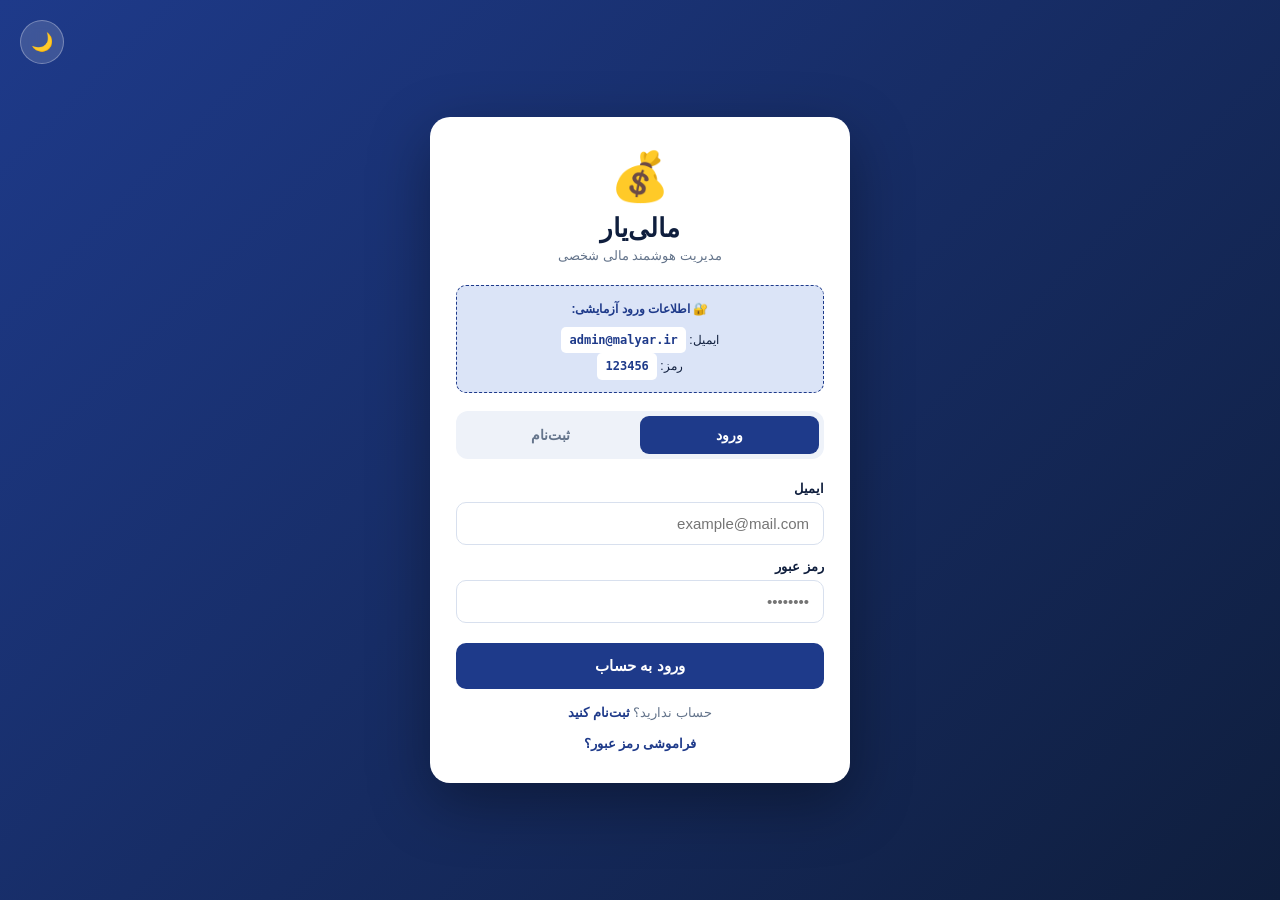
<file: index.html>
<!DOCTYPE html>
<html lang="fa" dir="rtl">
<head>
<meta charset="UTF-8">
<meta name="viewport" content="width=device-width, initial-scale=1.0, maximum-scale=1.0, user-scalable=no">
<meta name="theme-color" content="#1e3a8a">
<meta name="apple-mobile-web-app-capable" content="yes">
<meta name="apple-mobile-web-app-status-bar-style" content="black-translucent">
<meta name="apple-mobile-web-app-title" content="مالی‌یار">
<meta name="description" content="مالی‌یار - مدیریت هوشمند مالی شخصی">
<link rel="manifest" href="manifest.json">
<link rel="apple-touch-icon" href="icon.svg">
<title>مالی‌یار | مدیریت هوشمند مالی</title>

<style>
* { margin: 0; padding: 0; box-sizing: border-box; -webkit-tap-highlight-color: transparent; }

:root {
  --bg: #eef2f9;
  --card: #ffffff;
  --text: #0f1e3d;
  --text-muted: #64748b;
  --primary: #1e3a8a;
  --primary-hover: #172e6b;
  --primary-light: #dbe4f7;
  --accent: #3b5bdb;
  --border: #d8e0ee;
  --income: #16a34a;
  --expense: #dc2626;
  --warning: #f59e0b;
  --danger: #ef4444;
  --shadow: 0 4px 20px rgba(30, 58, 138, .08);
  --radius: 14px;
}

body.dark {
  --bg: #0a1226;
  --card: #111c38;
  --text: #e6edfb;
  --text-muted: #8fa1c7;
  --primary: #3b5bdb;
  --primary-hover: #4c6ef5;
  --primary-light: #1a2a52;
  --accent: #5c7cfa;
  --border: #1f2d52;
  --income: #22c55e;
  --expense: #f87171;
  --shadow: 0 4px 20px rgba(0, 0, 0, .4);
}

html { -webkit-text-size-adjust: 100%; }

body {
  font-family: Tahoma, 'Segoe UI', sans-serif;
  background: var(--bg);
  color: var(--text);
  min-height: 100vh;
  transition: background .3s, color .3s;
  overscroll-behavior-y: contain;
  padding-bottom: env(safe-area-inset-bottom, 0);
}

.page { display: none; min-height: 100vh; }
.page.active { display: block; }

/* ============ Install Banner ============ */
#installBanner {
  display: none;
  position: fixed;
  bottom: 80px;
  right: 16px;
  left: 16px;
  background: var(--primary);
  color: white;
  padding: 12px 16px;
  border-radius: 14px;
  box-shadow: 0 10px 30px rgba(0,0,0,.3);
  z-index: 9997;
  align-items: center;
  justify-content: space-between;
  gap: 10px;
  font-size: 13px;
  animation: slideUp .4s ease-out;
}
#installBanner.show { display: flex; }
#installBanner button {
  background: white;
  color: var(--primary);
  border: none;
  padding: 8px 14px;
  border-radius: 8px;
  font-family: inherit;
  font-weight: 600;
  font-size: 13px;
  cursor: pointer;
}
#installBanner .close-x {
  background: transparent;
  color: white;
  font-size: 18px;
  padding: 4px 8px;
}

@keyframes slideUp {
  from { transform: translateY(100px); opacity: 0; }
  to { transform: translateY(0); opacity: 1; }
}

/* ============ Offline Badge ============ */
#offlineBadge {
  display: none;
  position: fixed;
  top: 8px;
  left: 50%;
  transform: translateX(-50%);
  background: var(--warning);
  color: white;
  padding: 5px 14px;
  border-radius: 20px;
  font-size: 12px;
  font-weight: 600;
  z-index: 9999;
  box-shadow: 0 4px 12px rgba(0,0,0,.2);
}
#offlineBadge.show { display: block; }

/* ============ Auth ============ */
#authPage.active {
  display: flex;
  align-items: center;
  justify-content: center;
  background: linear-gradient(135deg, #1e3a8a 0%, #0f1e3d 100%);
  padding: 20px;
  position: relative;
  min-height: 100vh;
}

.auth-theme-toggle {
  position: absolute;
  top: max(20px, env(safe-area-inset-top));
  left: 20px;
  background: rgba(255, 255, 255, .15);
  border: 1.5px solid rgba(255, 255, 255, .3);
  color: white;
  width: 44px;
  height: 44px;
  border-radius: 50%;
  cursor: pointer;
  font-size: 18px;
  transition: .2s;
  backdrop-filter: blur(6px);
  display: flex;
  align-items: center;
  justify-content: center;
}

.auth-container {
  background: var(--card);
  padding: 32px 26px;
  border-radius: 20px;
  width: 100%;
  max-width: 420px;
  box-shadow: 0 20px 60px rgba(0, 0, 0, .35);
}

.auth-logo { text-align: center; margin-bottom: 22px; }
.auth-logo .logo-icon { font-size: 48px; }
.auth-logo h1 { font-size: 26px; margin: 8px 0 4px; }
.auth-logo p { color: var(--text-muted); font-size: 13px; }

.demo-credentials {
  background: var(--primary-light);
  border: 1.5px dashed var(--primary);
  border-radius: 10px;
  padding: 12px 14px;
  margin-bottom: 18px;
  font-size: 12px;
  text-align: center;
  line-height: 1.9;
}
.demo-credentials strong { display: block; margin-bottom: 6px; color: var(--primary); }
.demo-credentials code {
  background: var(--card);
  padding: 2px 8px;
  border-radius: 5px;
  font-family: monospace;
  color: var(--primary);
  font-weight: 600;
  direction: ltr;
  display: inline-block;
}

.auth-tabs {
  display: flex;
  background: var(--bg);
  border-radius: 12px;
  padding: 5px;
  margin-bottom: 22px;
}
.auth-tab {
  flex: 1;
  padding: 11px;
  border: none;
  background: transparent;
  border-radius: 9px;
  cursor: pointer;
  font-size: 14px;
  font-weight: 600;
  color: var(--text-muted);
  transition: .2s;
  font-family: inherit;
}
.auth-tab.active { background: var(--primary); color: white; }

.auth-form { display: none; }
.auth-form.active { display: block; }

.input-group { margin-bottom: 14px; }
.input-group label {
  display: block;
  font-size: 13px;
  font-weight: 600;
  margin-bottom: 6px;
}

.input-group input,
.input-group select,
.input-group textarea {
  width: 100%;
  padding: 12px 14px;
  border: 1.5px solid var(--border);
  border-radius: 10px;
  background: var(--card);
  color: var(--text);
  font-family: inherit;
  font-size: 15px;
  transition: .2s;
  -webkit-appearance: none;
  appearance: none;
}

.input-group input:focus,
.input-group select:focus,
.input-group textarea:focus {
  outline: none;
  border-color: var(--primary);
  box-shadow: 0 0 0 3px rgba(30, 58, 138, .18);
}

.btn-primary {
  width: 100%;
  padding: 14px;
  background: var(--primary);
  color: white;
  border: none;
  border-radius: 10px;
  font-size: 15px;
  font-weight: 600;
  cursor: pointer;
  transition: .2s;
  font-family: inherit;
  margin-top: 6px;
  touch-action: manipulation;
}
.btn-primary:active { transform: scale(.98); background: var(--primary-hover); }

.btn-secondary {
  padding: 10px 16px;
  background: var(--primary-light);
  color: var(--primary);
  border: none;
  border-radius: 10px;
  font-family: inherit;
  font-size: 13px;
  font-weight: 600;
  cursor: pointer;
  transition: .2s;
  touch-action: manipulation;
}

.auth-hint {
  text-align: center;
  margin-top: 16px;
  font-size: 13px;
  color: var(--text-muted);
}
.auth-hint a { color: var(--primary); text-decoration: none; font-weight: 600; }

/* ============ Header ============ */
.app-header {
  background: var(--card);
  padding: 12px 16px;
  display: flex;
  justify-content: space-between;
  align-items: center;
  box-shadow: var(--shadow);
  position: sticky;
  top: 0;
  z-index: 20;
  border-bottom: 1px solid var(--border);
  padding-top: max(12px, env(safe-area-inset-top));
  gap: 10px;
}

.brand {
  display: flex;
  align-items: center;
  gap: 8px;
  font-weight: 700;
  font-size: 17px;
  color: var(--primary);
  flex-shrink: 0;
}
.logo-icon-sm { font-size: 22px; }

/* Desktop nav */
.app-nav-inline {
  display: flex;
  gap: 4px;
  background: var(--bg);
  padding: 4px;
  border-radius: 12px;
  flex-wrap: wrap;
}

.nav-btn {
  padding: 8px 12px;
  border: none;
  background: transparent;
  border-radius: 8px;
  cursor: pointer;
  font-family: inherit;
  font-size: 13px;
  font-weight: 600;
  color: var(--text-muted);
  display: flex;
  align-items: center;
  gap: 6px;
  transition: .2s;
  white-space: nowrap;
  touch-action: manipulation;
}
.nav-btn:hover { background: var(--primary-light); color: var(--primary); }
.nav-btn.active { background: var(--primary); color: white; }

.user-info {
  display: flex;
  align-items: center;
  gap: 8px;
  font-size: 13px;
  color: var(--text-muted);
}

.icon-btn {
  background: var(--bg);
  border: 1.5px solid var(--border);
  width: 40px;
  height: 40px;
  border-radius: 50%;
  cursor: pointer;
  font-size: 16px;
  color: var(--text);
  transition: .2s;
  display: flex;
  align-items: center;
  justify-content: center;
  position: relative;
  flex-shrink: 0;
  touch-action: manipulation;
}
.icon-btn:active { transform: scale(.92); }
.icon-btn:hover { background: var(--primary); color: white; border-color: var(--primary); }
.icon-btn.logout:hover { background: var(--expense); border-color: var(--expense); }

.badge-dot {
  position: absolute;
  top: -3px;
  right: -3px;
  width: 10px;
  height: 10px;
  background: var(--danger);
  border-radius: 50%;
  border: 2px solid var(--card);
}

/* ============ Bottom Nav (Mobile) ============ */
.bottom-nav {
  display: none;
  position: fixed;
  bottom: 0;
  left: 0;
  right: 0;
  background: var(--card);
  border-top: 1px solid var(--border);
  padding: 6px 4px;
  padding-bottom: max(6px, env(safe-area-inset-bottom));
  z-index: 100;
  box-shadow: 0 -4px 20px rgba(0,0,0,.08);
}

.bottom-nav-inner {
  display: flex;
  justify-content: space-around;
  align-items: center;
}

.bottom-btn {
  flex: 1;
  padding: 8px 4px;
  border: none;
  background: transparent;
  border-radius: 10px;
  cursor: pointer;
  font-family: inherit;
  font-size: 10px;
  font-weight: 600;
  color: var(--text-muted);
  display: flex;
  flex-direction: column;
  align-items: center;
  gap: 3px;
  transition: .2s;
  touch-action: manipulation;
  min-width: 0;
}
.bottom-btn span:first-child { font-size: 20px; line-height: 1; }
.bottom-btn.active { color: var(--primary); background: var(--primary-light); }
.bottom-btn:active { transform: scale(.9); }

/* ============ Main ============ */
.app-main { padding: 18px; max-width: 1280px; margin: 0 auto; }

.sub-page { display: none; }
.sub-page.active { display: block; animation: fadeIn .3s; }

@keyframes fadeIn {
  from { opacity: 0; transform: translateY(8px); }
  to { opacity: 1; transform: translateY(0); }
}

.page-title {
  font-size: 20px;
  margin-bottom: 16px;
  display: flex;
  justify-content: space-between;
  align-items: center;
  flex-wrap: wrap;
  gap: 10px;
}

/* ============ Cards ============ */
.card {
  background: var(--card);
  border-radius: var(--radius);
  padding: 18px;
  box-shadow: var(--shadow);
  margin-bottom: 16px;
  border: 1px solid var(--border);
}
.card h3 { margin-bottom: 12px; font-size: 15px; display: flex; align-items: center; gap: 6px; }

/* ============ Stats ============ */
.stats-grid {
  display: grid;
  grid-template-columns: repeat(auto-fit, minmax(150px, 1fr));
  gap: 12px;
  margin-bottom: 16px;
}

.stat-card {
  background: var(--card);
  border-radius: var(--radius);
  padding: 16px;
  box-shadow: var(--shadow);
  position: relative;
  overflow: hidden;
  border: 1px solid var(--border);
  border-right: 4px solid var(--primary);
}
.stat-card.balance { border-right-color: var(--primary); }
.stat-card.income { border-right-color: var(--income); }
.stat-card.expense { border-right-color: var(--expense); }
.stat-card.savings { border-right-color: var(--warning); }

.stat-label { font-size: 11px; color: var(--text-muted); margin-bottom: 4px; }
.stat-value { font-size: 16px; font-weight: 700; word-break: break-word; }
.stat-sub { font-size: 10px; margin-top: 4px; }
.stat-sub.up { color: var(--income); }
.stat-sub.down { color: var(--expense); }
.stat-icon {
  position: absolute;
  top: 12px;
  left: 12px;
  font-size: 22px;
  opacity: .3;
}

.dashboard-row {
  display: grid;
  grid-template-columns: 1fr 1fr;
  gap: 16px;
}
@media (max-width: 900px) { .dashboard-row { grid-template-columns: 1fr; } }

/* ============ Chart ============ */
.category-chart { display: flex; flex-direction: column; gap: 10px; }
.cat-row { display: flex; flex-direction: column; gap: 4px; }
.cat-info { display: flex; justify-content: space-between; font-size: 12px; gap: 8px; }
.cat-info .cat-amount { color: var(--text-muted); font-weight: 600; white-space: nowrap; }
.cat-bar-bg { height: 7px; background: var(--bg); border-radius: 4px; overflow: hidden; }
.cat-bar-fill {
  height: 100%;
  background: linear-gradient(90deg, var(--primary), var(--accent));
  border-radius: 4px;
  transition: width .5s;
}

/* ============ Trend Chart ============ */
.trend-chart {
  display: flex;
  align-items: flex-end;
  gap: 8px;
  height: 160px;
  padding: 8px 0;
  overflow-x: auto;
}
.trend-month {
  flex: 1;
  min-width: 44px;
  display: flex;
  flex-direction: column;
  align-items: center;
  gap: 4px;
}
.trend-bars {
  flex: 1;
  display: flex;
  align-items: flex-end;
  gap: 2px;
  width: 100%;
  height: 100%;
}
.trend-bar {
  flex: 1;
  border-radius: 3px 3px 0 0;
  min-height: 3px;
  transition: height .5s;
}
.trend-bar.income { background: var(--income); }
.trend-bar.expense { background: var(--expense); }
.trend-label { font-size: 10px; color: var(--text-muted); }

/* ============ Pie ============ */
.pie-wrap { display: flex; align-items: center; gap: 16px; flex-wrap: wrap; justify-content: center; }
.pie-chart {
  width: 150px;
  height: 150px;
  border-radius: 50%;
  position: relative;
  flex-shrink: 0;
}
.pie-chart::after {
  content: '';
  position: absolute;
  inset: 30%;
  background: var(--card);
  border-radius: 50%;
}
.pie-legend { display: flex; flex-direction: column; gap: 6px; }
.legend-item { display: flex; align-items: center; gap: 8px; font-size: 12px; }
.legend-color { width: 11px; height: 11px; border-radius: 3px; flex-shrink: 0; }
.legend-pct { color: var(--text-muted); font-size: 11px; }

/* ============ Goals ============ */
.goals-list { display: flex; flex-direction: column; gap: 14px; }
.goal-item { display: flex; flex-direction: column; gap: 6px; }
.goal-head { display: flex; justify-content: space-between; font-size: 13px; font-weight: 600; }
.goal-meta { font-size: 11px; color: var(--text-muted); display: flex; justify-content: space-between; align-items: center; gap: 8px; }
.progress-bar { height: 7px; background: var(--bg); border-radius: 4px; overflow: hidden; }
.progress-fill {
  height: 100%;
  background: linear-gradient(90deg, var(--primary), var(--accent));
  border-radius: 4px;
  transition: width .5s;
}
.goal-del {
  background: transparent;
  border: none;
  cursor: pointer;
  opacity: .5;
  font-size: 14px;
  transition: .2s;
}
.goal-del:active { opacity: 1; color: var(--expense); }

/* ============ Budgets ============ */
.budget-list { display: flex; flex-direction: column; gap: 12px; }
.budget-item {
  padding: 12px;
  background: var(--bg);
  border-radius: 10px;
  border: 1px solid var(--border);
}
.budget-head { display: flex; justify-content: space-between; margin-bottom: 6px; font-size: 13px; font-weight: 600; gap: 8px; }
.budget-meta { font-size: 11px; color: var(--text-muted); display: flex; justify-content: space-between; margin-top: 5px; gap: 8px; }
.budget-bar { height: 7px; background: var(--card); border-radius: 4px; overflow: hidden; }
.budget-fill {
  height: 100%;
  border-radius: 4px;
  transition: width .5s;
  background: linear-gradient(90deg, var(--income), #22c55e);
}
.budget-fill.warn { background: linear-gradient(90deg, var(--warning), #fbbf24); }
.budget-fill.danger { background: linear-gradient(90deg, var(--danger), #f87171); }
.budget-actions { display: flex; gap: 6px; margin-top: 10px; }
.budget-actions button {
  padding: 6px 10px;
  font-size: 12px;
  border-radius: 6px;
  border: none;
  cursor: pointer;
  font-family: inherit;
  background: var(--card);
  color: var(--text-muted);
  touch-action: manipulation;
}

/* ============ Transactions ============ */
.tx-form .form-row {
  display: grid;
  grid-template-columns: repeat(auto-fit, minmax(140px, 1fr));
  gap: 10px;
}

.tx-header {
  display: flex;
  justify-content: space-between;
  align-items: center;
  flex-wrap: wrap;
  gap: 10px;
  margin-bottom: 12px;
}

.tx-filters { display: flex; gap: 8px; flex-wrap: wrap; width: 100%; }
.tx-filters input, .tx-filters select {
  padding: 9px 12px;
  border: 1.5px solid var(--border);
  border-radius: 8px;
  background: var(--card);
  color: var(--text);
  font-family: inherit;
  font-size: 13px;
  flex: 1;
  min-width: 100px;
}

.tx-list { display: flex; flex-direction: column; gap: 8px; max-height: 500px; overflow-y: auto; }

.tx-item {
  display: flex;
  justify-content: space-between;
  align-items: center;
  padding: 11px 12px;
  background: var(--bg);
  border-radius: 10px;
  transition: .2s;
  border: 1px solid var(--border);
  gap: 8px;
}
.tx-item.starred { border-right: 4px solid var(--warning); }

.tx-left { display: flex; align-items: center; gap: 10px; flex: 1; min-width: 0; }
.tx-icon {
  width: 38px;
  height: 38px;
  border-radius: 10px;
  display: flex;
  align-items: center;
  justify-content: center;
  font-size: 17px;
  background: var(--primary-light);
  flex-shrink: 0;
}
.tx-details { display: flex; flex-direction: column; gap: 2px; min-width: 0; flex: 1; }
.tx-cat { font-size: 13px; font-weight: 600; overflow: hidden; text-overflow: ellipsis; white-space: nowrap; }
.tx-note { font-size: 11px; color: var(--text-muted); overflow: hidden; text-overflow: ellipsis; white-space: nowrap; }

.tx-right { display: flex; align-items: center; gap: 6px; flex-shrink: 0; }
.tx-amount { font-weight: 700; font-size: 13px; white-space: nowrap; }
.tx-amount.income { color: var(--income); }
.tx-amount.expense { color: var(--expense); }

.tx-act {
  background: transparent;
  border: none;
  cursor: pointer;
  font-size: 14px;
  opacity: .4;
  transition: .2s;
  padding: 4px;
  touch-action: manipulation;
}
.tx-act.star.active { opacity: 1; color: var(--warning); }
.tx-act.del:active { color: var(--expense); }
.tx-act.edit:active { color: var(--primary); }

.empty-msg {
  text-align: center;
  color: var(--text-muted);
  padding: 22px;
  font-size: 13px;
}

/* ============ Calendar ============ */
.calendar-header {
  display: flex;
  justify-content: space-between;
  align-items: center;
  margin-bottom: 12px;
  gap: 8px;
}
.calendar-grid {
  display: grid;
  grid-template-columns: repeat(7, 1fr);
  gap: 4px;
}
.cal-day-name {
  text-align: center;
  font-size: 11px;
  font-weight: 600;
  color: var(--text-muted);
  padding: 4px 0;
}
.cal-cell {
  aspect-ratio: 1;
  background: var(--bg);
  border-radius: 8px;
  padding: 4px;
  display: flex;
  flex-direction: column;
  font-size: 10px;
  cursor: pointer;
  transition: .2s;
  border: 1.5px solid transparent;
  position: relative;
}
.cal-cell.empty { background: transparent; cursor: default; }
.cal-cell.today { border-color: var(--primary); background: var(--primary-light); }
.cal-cell.has-tx::after {
  content: '';
  position: absolute;
  bottom: 3px;
  left: 50%;
  transform: translateX(-50%);
  width: 4px;
  height: 4px;
  background: var(--primary);
  border-radius: 50%;
}
.cal-num { font-weight: 600; }
.cal-amt { font-size: 8px; margin-top: auto; }
.cal-amt.pos { color: var(--income); }
.cal-amt.neg { color: var(--expense); }

/* ============ FAQ ============ */
.faq-list { display: flex; flex-direction: column; gap: 8px; }
.faq-item { border: 1.5px solid var(--border); border-radius: 10px; overflow: hidden; }
.faq-q {
  width: 100%;
  padding: 12px 14px;
  background: var(--bg);
  border: none;
  text-align: right;
  font-family: inherit;
  font-size: 13px;
  font-weight: 600;
  color: var(--text);
  cursor: pointer;
  transition: .2s;
  touch-action: manipulation;
}
.faq-a {
  padding: 0 14px;
  max-height: 0;
  overflow: hidden;
  transition: .3s;
  font-size: 12px;
  color: var(--text-muted);
  line-height: 1.7;
}
.faq-item.open .faq-a { padding: 12px 14px; max-height: 300px; }

.support-contacts {
  display: flex;
  gap: 16px;
  margin-top: 14px;
  padding-top: 14px;
  border-top: 1px solid var(--border);
  font-size: 12px;
  color: var(--text-muted);
  flex-wrap: wrap;
}

/* ============ Sub Tabs ============ */
.sub-tabs {
  display: flex;
  gap: 4px;
  background: var(--card);
  padding: 4px;
  border-radius: 12px;
  margin-bottom: 16px;
  overflow-x: auto;
  box-shadow: var(--shadow);
  -webkit-overflow-scrolling: touch;
}
.sub-tab {
  padding: 9px 14px;
  border: none;
  background: transparent;
  border-radius: 8px;
  cursor: pointer;
  font-family: inherit;
  font-size: 12px;
  font-weight: 600;
  color: var(--text-muted);
  white-space: nowrap;
  transition: .2s;
  touch-action: manipulation;
}
.sub-tab.active { background: var(--primary); color: white; }

/* ============ Accounts ============ */
.accounts-grid {
  display: grid;
  grid-template-columns: repeat(auto-fit, minmax(180px, 1fr));
  gap: 12px;
  margin-bottom: 16px;
}
.account-card {
  background: linear-gradient(135deg, var(--primary) 0%, var(--primary-hover) 100%);
  color: white;
  padding: 16px;
  border-radius: 14px;
  position: relative;
  overflow: hidden;
  min-height: 120px;
  display: flex;
  flex-direction: column;
  justify-content: space-between;
}
.account-card.cash { background: linear-gradient(135deg, #16a34a 0%, #166534 100%); }
.account-card.usd { background: linear-gradient(135deg, #7c3aed 0%, #5b21b6 100%); }
.account-card.eur { background: linear-gradient(135deg, #dc2626 0%, #991b1b 100%); }
.account-name { font-size: 12px; opacity: .9; }
.account-balance { font-size: 17px; font-weight: 700; margin-top: 6px; }
.account-icon { position: absolute; top: 10px; left: 10px; font-size: 24px; opacity: .35; }
.account-actions { display: flex; gap: 4px; margin-top: 8px; }
.account-actions button {
  flex: 1;
  padding: 6px;
  background: rgba(255,255,255,.15);
  color: white;
  border: none;
  border-radius: 6px;
  font-size: 11px;
  cursor: pointer;
  font-family: inherit;
}

/* ============ Bills ============ */
.bill-item {
  display: flex;
  justify-content: space-between;
  align-items: center;
  padding: 11px 12px;
  background: var(--bg);
  border-radius: 10px;
  margin-bottom: 8px;
  border: 1px solid var(--border);
  gap: 8px;
}
.bill-item.overdue { border-right: 4px solid var(--expense); }
.bill-item.soon { border-right: 4px solid var(--warning); }
.bill-info { display: flex; flex-direction: column; gap: 3px; flex: 1; min-width: 0; }
.bill-title { font-weight: 600; font-size: 13px; }
.bill-date { font-size: 11px; color: var(--text-muted); }
.bill-amount { font-weight: 700; color: var(--expense); font-size: 13px; white-space: nowrap; }

/* ============ Calculator ============ */
.calc-box { display: grid; gap: 10px; }
.calc-row {
  display: grid;
  grid-template-columns: repeat(auto-fit, minmax(130px, 1fr));
  gap: 10px;
}
.calc-result {
  padding: 14px;
  background: var(--primary-light);
  border-radius: 10px;
  font-weight: 600;
  text-align: center;
  color: var(--primary);
  font-size: 14px;
  margin-top: 6px;
}

/* ============ Gamification ============ */
.score-box {
  display: flex;
  align-items: center;
  gap: 16px;
  padding: 18px;
  background: linear-gradient(135deg, var(--primary) 0%, var(--accent) 100%);
  color: white;
  border-radius: 14px;
  flex-wrap: wrap;
}
.score-circle {
  width: 90px;
  height: 90px;
  border-radius: 50%;
  background: rgba(255,255,255,.15);
  display: flex;
  flex-direction: column;
  align-items: center;
  justify-content: center;
  flex-shrink: 0;
  border: 4px solid rgba(255,255,255,.3);
}
.score-num { font-size: 28px; font-weight: 700; }
.score-label { font-size: 10px; opacity: .8; }
.score-info h3 { font-size: 15px; margin-bottom: 6px; }
.score-info p { font-size: 12px; opacity: .9; }

.achievements-grid {
  display: grid;
  grid-template-columns: repeat(auto-fit, minmax(120px, 1fr));
  gap: 10px;
}
.achieve {
  text-align: center;
  padding: 12px;
  background: var(--bg);
  border-radius: 12px;
  border: 2px solid var(--border);
  transition: .2s;
}
.achieve.unlocked {
  border-color: var(--warning);
  background: linear-gradient(135deg, var(--warning) 0%, #fbbf24 100%);
  color: white;
}
.achieve-icon { font-size: 28px; margin-bottom: 5px; }
.achieve-name { font-size: 11px; font-weight: 600; }
.achieve-desc { font-size: 10px; opacity: .7; margin-top: 2px; }

.tip-box {
  padding: 12px 14px;
  background: var(--primary-light);
  border-right: 4px solid var(--primary);
  border-radius: 10px;
  font-size: 12px;
  line-height: 1.7;
  color: var(--text);
}

/* ============ Profile ============ */
.avatar {
  width: 80px;
  height: 80px;
  border-radius: 50%;
  background: linear-gradient(135deg, var(--primary), var(--accent));
  color: white;
  display: flex;
  align-items: center;
  justify-content: center;
  font-size: 32px;
  font-weight: 700;
  margin: 0 auto 12px;
}

/* ============ Toast ============ */
.toast {
  position: fixed;
  bottom: 90px;
  left: 50%;
  transform: translateX(-50%) translateY(100px);
  background: #0f1e3d;
  color: white;
  padding: 12px 20px;
  border-radius: 10px;
  font-size: 13px;
  opacity: 0;
  transition: .3s;
  z-index: 9999;
  box-shadow: 0 8px 24px rgba(0, 0, 0, .35);
  max-width: 90%;
  text-align: center;
}
.toast.show { transform: translateX(-50%) translateY(0); opacity: 1; }
.toast.success { background: var(--income); }
.toast.error { background: var(--expense); }
.toast.info { background: var(--primary); }

/* ============ Modal ============ */
.modal-overlay {
  position: fixed;
  inset: 0;
  background: rgba(0, 0, 0, .6);
  display: none;
  align-items: flex-end;
  justify-content: center;
  z-index: 9998;
  padding: 0;
  backdrop-filter: blur(4px);
}
.modal-overlay.active { display: flex; }
.modal {
  background: var(--card);
  padding: 22px;
  border-radius: 20px 20px 0 0;
  max-width: 500px;
  width: 100%;
  max-height: 90vh;
  overflow-y: auto;
  box-shadow: 0 -20px 60px rgba(0, 0, 0, .4);
  animation: slideUpModal .3s ease-out;
  padding-bottom: max(22px, env(safe-area-inset-bottom));
}
@keyframes slideUpModal {
  from { transform: translateY(100%); }
  to { transform: translateY(0); }
}
.modal h3 { margin-bottom: 16px; font-size: 17px; }
.modal-actions { display: flex; gap: 10px; margin-top: 16px; }
.modal-actions button { flex: 1; }

/* ============ Responsive ============ */
@media (max-width: 768px) {
  .app-nav-inline { display: none; }
  .bottom-nav { display: block; }
  .app-main { padding: 14px; padding-bottom: 100px; }
  .user-info > span { display: none; }
  .app-header { padding: 10px 14px; }
  .logo-icon-sm { font-size: 20px; }
  .brand span:last-child { font-size: 16px; }
  
  .stat-value { font-size: 14px; }
  .stat-label { font-size: 10px; }
  
  .pie-chart { width: 130px; height: 130px; }
  
  .tx-right { flex-direction: column; align-items: flex-end; gap: 4px; }
  .tx-act { padding: 2px; }
  
  .accounts-grid { grid-template-columns: 1fr 1fr; }
  
  .modal { padding: 18px; }
}

@media (max-width: 420px) {
  .accounts-grid { grid-template-columns: 1fr; }
  .stats-grid { grid-template-columns: 1fr 1fr; gap: 8px; }
  .stat-card { padding: 12px; }
  .card { padding: 14px; }
  
  .tx-icon { width: 34px; height: 34px; font-size: 15px; }
  .tx-cat { font-size: 12px; }
  .tx-amount { font-size: 12px; }
  
  .cal-num { font-size: 10px; }
  .cal-amt { font-size: 7px; }
}
</style>
</head>
<body>

<!-- Offline Badge -->
<div id="offlineBadge">📴 حالت آفلاین</div>

<!-- Install Banner -->
<div id="installBanner">
  <span>📱 مالی‌یار رو نصب کن!</span>
  <div style="display:flex; gap:6px;">
    <button id="installBtn">نصب</button>
    <button class="close-x" id="closeBanner">×</button>
  </div>
</div>

<!-- ================== AUTH ================== -->
<div id="authPage" class="page active">
  <button class="auth-theme-toggle" id="authThemeToggle" title="تغییر تم">🌙</button>

  <div class="auth-container">
    <div class="auth-logo">
      <div class="logo-icon">💰</div>
      <h1>مالی‌یار</h1>
      <p>مدیریت هوشمند مالی شخصی</p>
    </div>

    <div class="demo-credentials">
      <strong>🔐 اطلاعات ورود آزمایشی:</strong>
      <div>ایمیل: <code>admin@malyar.ir</code></div>
      <div>رمز: <code>123456</code></div>
    </div>

    <div class="auth-tabs">
      <button type="button" class="auth-tab active" data-tab="login">ورود</button>
      <button type="button" class="auth-tab" data-tab="signup">ثبت‌نام</button>
    </div>

    <form id="loginForm" class="auth-form active">
      <div class="input-group">
        <label>ایمیل</label>
        <input type="email" id="loginEmail" placeholder="example@mail.com" required autocomplete="email">
      </div>
      <div class="input-group">
        <label>رمز عبور</label>
        <input type="password" id="loginPass" placeholder="••••••••" required autocomplete="current-password">
      </div>
      <button type="submit" class="btn-primary">ورود به حساب</button>
      <p class="auth-hint">حساب ندارید؟ <a href="#" data-switch="signup">ثبت‌نام کنید</a></p>
      <p class="auth-hint"><a href="#" id="forgotPass">فراموشی رمز عبور؟</a></p>
    </form>

    <form id="signupForm" class="auth-form">
      <div class="input-group">
        <label>نام کامل</label>
        <input type="text" id="signupName" placeholder="نام و نام خانوادگی" required autocomplete="name">
      </div>
      <div class="input-group">
        <label>ایمیل</label>
        <input type="email" id="signupEmail" placeholder="example@mail.com" required autocomplete="email">
      </div>
      <div class="input-group">
        <label>رمز عبور</label>
        <input type="password" id="signupPass" placeholder="حداقل ۶ کاراکتر" required autocomplete="new-password">
      </div>
      <button type="submit" class="btn-primary">ایجاد حساب</button>
      <p class="auth-hint">حساب دارید؟ <a href="#" data-switch="login">وارد شوید</a></p>
    </form>
  </div>
</div>

<!-- ================== APP ================== -->
<div id="appPage" class="page">
  <header class="app-header">
    <div class="brand">
      <span class="logo-icon-sm">💰</span>
      <span>مالی‌یار</span>
    </div>

    <nav class="app-nav-inline">
      <button type="button" class="nav-btn active" data-page="dashboard"><span>📊</span><span>داشبورد</span></button>
      <button type="button" class="nav-btn" data-page="transactions"><span>💸</span><span>تراکنش‌ها</span></button>
      <button type="button" class="nav-btn" data-page="budget"><span>🎯</span><span>بودجه و اهداف</span></button>
      <button type="button" class="nav-btn" data-page="accounts"><span>💳</span><span>حساب‌ها</span></button>
      <button type="button" class="nav-btn" data-page="tools"><span>🧰</span><span>ابزارها</span></button>
      <button type="button" class="nav-btn" data-page="profile"><span>👤</span><span>پروفایل</span></button>
      <button type="button" class="nav-btn" data-page="support"><span>⚙️</span><span>پشتیبانی</span></button>
    </nav>

    <div class="user-info">
      <span id="userGreet">سلام، کاربر</span>
      <button id="notifBtn" class="icon-btn" title="اعلان‌ها">🔔<span class="badge-dot" id="notifDot" style="display:none"></span></button>
      <button id="themeToggle" class="icon-btn" title="تغییر تم">🌙</button>
      <button id="logoutBtn" class="icon-btn logout" title="خروج">⏻</button>
    </div>
  </header>

  <main class="app-main">

    <!-- ========== DASHBOARD ========== -->
    <section id="dashboard" class="sub-page active">
      <h2 class="page-title">داشبورد</h2>

      <div id="dailyTip" class="tip-box" style="margin-bottom:14px;"></div>

      <div class="stats-grid">
        <div class="stat-card balance">
          <div class="stat-label">موجودی کل</div>
          <div class="stat-value" id="statBalance">۰</div>
          <div class="stat-icon">💼</div>
        </div>
        <div class="stat-card income">
          <div class="stat-label">درآمد ماه</div>
          <div class="stat-value" id="statIncome">۰</div>
          <div class="stat-sub up" id="statIncomeChange"></div>
          <div class="stat-icon">📈</div>
        </div>
        <div class="stat-card expense">
          <div class="stat-label">هزینه ماه</div>
          <div class="stat-value" id="statExpense">۰</div>
          <div class="stat-sub down" id="statExpenseChange"></div>
          <div class="stat-icon">📉</div>
        </div>
        <div class="stat-card savings">
          <div class="stat-label">پس‌انداز</div>
          <div class="stat-value" id="statSavings">۰</div>
          <div class="stat-icon">🏦</div>
        </div>
      </div>

      <div class="dashboard-row">
        <div class="card">
          <h3>📈 روند ۶ ماه اخیر</h3>
          <div class="trend-chart" id="trendChart"></div>
        </div>
        <div class="card">
          <h3>🥧 سهم دسته‌بندی‌ها</h3>
          <div id="pieWrap" class="pie-wrap">
            <p class="empty-msg">داده‌ای موجود نیست</p>
          </div>
        </div>
      </div>

      <div class="dashboard-row">
        <div class="card">
          <h3>📊 هزینه‌ها بر اساس دسته</h3>
          <div id="categoryChart" class="category-chart">
            <p class="empty-msg">هنوز هزینه‌ای ثبت نشده است</p>
          </div>
        </div>
        <div class="card">
          <h3>🎯 اهداف مالی</h3>
          <div class="goals-list" id="goalsList">
            <p class="empty-msg">هنوز هدفی ثبت نشده است</p>
          </div>
        </div>
      </div>

      <div class="card">
        <h3>🕒 تراکنش‌های اخیر</h3>
        <div id="recentList" class="tx-list">
          <p class="empty-msg">هنوز تراکنشی ثبت نشده است</p>
        </div>
      </div>
    </section>

    <!-- ========== TRANSACTIONS ========== -->
    <section id="transactions" class="sub-page">
      <h2 class="page-title">تراکنش‌ها</h2>

      <div class="card">
        <h3>➕ ثبت تراکنش جدید</h3>
        <form id="txForm" class="tx-form">
          <div class="form-row">
            <div class="input-group">
              <label>نوع</label>
              <select id="txType">
                <option value="income">درآمد</option>
                <option value="expense" selected>هزینه</option>
              </select>
            </div>
            <div class="input-group">
              <label>مبلغ</label>
              <input type="number" id="txAmount" placeholder="۰" min="1" required inputmode="numeric">
            </div>
            <div class="input-group">
              <label>دسته‌بندی</label>
              <select id="txCategory"></select>
            </div>
            <div class="input-group">
              <label>حساب</label>
              <select id="txAccount"></select>
            </div>
            <div class="input-group">
              <label>تاریخ</label>
              <input type="date" id="txDate" required>
            </div>
          </div>
          <div class="input-group">
            <label>توضیحات (اختیاری)</label>
            <input type="text" id="txNote" placeholder="مثلاً: ناهار با همکاران">
          </div>
          <button type="submit" class="btn-primary">ثبت تراکنش</button>
        </form>
      </div>

      <div class="card">
        <div class="tx-header">
          <h3>📜 تاریخچه</h3>
        </div>
        <div class="tx-filters">
          <input type="text" id="txSearch" placeholder="🔍 جستجو...">
          <select id="txFilter">
            <option value="all">همه</option>
            <option value="income">درآمد</option>
            <option value="expense">هزینه</option>
            <option value="starred">⭐ ستاره‌دار</option>
          </select>
          <input type="date" id="txDateFilter">
          <button type="button" class="btn-secondary" id="exportCsv" style="flex:1; min-width:100px">📤 CSV</button>
        </div>
        <div id="txListFull" class="tx-list" style="margin-top:12px;">
          <p class="empty-msg">هیچ تراکنشی یافت نشد</p>
        </div>
      </div>
    </section>

    <!-- ========== BUDGET ========== -->
    <section id="budget" class="sub-page">
      <h2 class="page-title">بودجه و اهداف</h2>

      <div class="sub-tabs">
        <button class="sub-tab active" data-subtab="budgets">💰 بودجه‌ها</button>
        <button class="sub-tab" data-subtab="goals">🎯 اهداف</button>
        <button class="sub-tab" data-subtab="recurring">🔄 تکراری</button>
      </div>

      <div id="tab-budgets" class="sub-content" style="display:block">
        <div class="card">
          <h3>➕ افزودن بودجه</h3>
          <form id="budgetForm" class="tx-form">
            <div class="form-row">
              <div class="input-group">
                <label>دسته‌بندی</label>
                <select id="budgetCat"></select>
              </div>
              <div class="input-group">
                <label>سقف بودجه</label>
                <input type="number" id="budgetLimit" placeholder="۰" min="1" required inputmode="numeric">
              </div>
            </div>
            <button type="submit" class="btn-primary">ثبت بودجه</button>
          </form>
        </div>
        <div class="card">
          <h3>📊 بودجه‌های فعال</h3>
          <div id="budgetList" class="budget-list">
            <p class="empty-msg">هنوز بودجه‌ای تعریف نشده</p>
          </div>
        </div>
      </div>

      <div id="tab-goals" class="sub-content" style="display:none">
        <div class="card">
          <h3>➕ افزودن هدف</h3>
          <form id="goalForm" class="tx-form">
            <div class="form-row">
              <div class="input-group">
                <label>نام هدف</label>
                <input type="text" id="goalName" placeholder="مثلاً: خرید لپ‌تاپ" required>
              </div>
              <div class="input-group">
                <label>مبلغ هدف</label>
                <input type="number" id="goalTarget" placeholder="۰" min="1" required inputmode="numeric">
              </div>
              <div class="input-group">
                <label>پس‌انداز شده</label>
                <input type="number" id="goalSaved" placeholder="۰" min="0" value="0" inputmode="numeric">
              </div>
            </div>
            <button type="submit" class="btn-primary">ثبت هدف</button>
          </form>
        </div>
        <div class="card">
          <h3>🎯 اهداف فعال</h3>
          <div id="goalList" class="goals-list">
            <p class="empty-msg">هنوز هدفی ثبت نشده</p>
          </div>
        </div>
      </div>

      <div id="tab-recurring" class="sub-content" style="display:none">
        <div class="card">
          <h3>➕ تراکنش تکرارشونده</h3>
          <form id="recurringForm" class="tx-form">
            <div class="form-row">
              <div class="input-group">
                <label>عنوان</label>
                <input type="text" id="recTitle" placeholder="مثلاً: اجاره خانه" required>
              </div>
              <div class="input-group">
                <label>نوع</label>
                <select id="recType">
                  <option value="expense">هزینه</option>
                  <option value="income">درآمد</option>
                </select>
              </div>
              <div class="input-group">
                <label>مبلغ</label>
                <input type="number" id="recAmount" placeholder="۰" min="1" required inputmode="numeric">
              </div>
              <div class="input-group">
                <label>تکرار</label>
                <select id="recFreq">
                  <option value="monthly">ماهانه</option>
                  <option value="weekly">هفتگی</option>
                  <option value="yearly">سالانه</option>
                </select>
              </div>
            </div>
            <button type="submit" class="btn-primary">ثبت</button>
          </form>
        </div>
        <div class="card">
          <h3>🔄 لیست</h3>
          <div id="recurringList"></div>
        </div>
      </div>
    </section>

    <!-- ========== ACCOUNTS ========== -->
    <section id="accounts" class="sub-page">
      <h2 class="page-title">
        حساب‌ها
        <button class="btn-secondary" id="addAccountBtn">➕ حساب</button>
      </h2>

      <div class="accounts-grid" id="accountsGrid"></div>

      <div class="card">
        <h3>🔁 انتقال بین حساب‌ها</h3>
        <form id="transferForm" class="tx-form">
          <div class="form-row">
            <div class="input-group">
              <label>از حساب</label>
              <select id="transferFrom"></select>
            </div>
            <div class="input-group">
              <label>به حساب</label>
              <select id="transferTo"></select>
            </div>
            <div class="input-group">
              <label>مبلغ</label>
              <input type="number" id="transferAmount" min="1" required inputmode="numeric">
            </div>
          </div>
          <button type="submit" class="btn-primary">انتقال</button>
        </form>
      </div>

      <div class="card">
        <h3>🔔 یادآور قبض‌ها</h3>
        <form id="billForm" class="tx-form">
          <div class="form-row">
            <div class="input-group">
              <label>عنوان</label>
              <input type="text" id="billTitle" placeholder="مثلاً: قبض برق" required>
            </div>
            <div class="input-group">
              <label>مبلغ</label>
              <input type="number" id="billAmount" placeholder="۰" min="1" required inputmode="numeric">
            </div>
            <div class="input-group">
              <label>سررسید</label>
              <input type="date" id="billDate" required>
            </div>
          </div>
          <button type="submit" class="btn-primary">ثبت یادآور</button>
        </form>
        <div id="billList" style="margin-top:14px;"></div>
      </div>

      <div class="card">
        <h3>📅 تقویم مالی</h3>
        <div class="calendar-header">
          <button class="btn-secondary" id="prevMonth">◀</button>
          <strong id="calMonthLabel" style="font-size:13px"></strong>
          <button class="btn-secondary" id="nextMonth">▶</button>
        </div>
        <div class="calendar-grid" id="calendarGrid"></div>
      </div>
    </section>

    <!-- ========== TOOLS ========== -->
    <section id="tools" class="sub-page">
      <h2 class="page-title">ابزارها</h2>

      <div class="sub-tabs">
        <button class="sub-tab active" data-subtab="calc">🧮 ماشین‌حساب</button>
        <button class="sub-tab" data-subtab="gamification">🏆 امتیاز</button>
        <button class="sub-tab" data-subtab="categories">🏷️ دسته‌ها</button>
      </div>

      <div id="tab-calc" class="sub-content" style="display:block">
        <div class="card">
          <h3>🧮 ماشین‌حساب اقساط</h3>
          <div class="calc-box">
            <div class="calc-row">
              <div class="input-group">
                <label>مبلغ وام</label>
                <input type="number" id="calcLoan" placeholder="۱۰۰۰۰۰۰۰۰" inputmode="numeric">
              </div>
              <div class="input-group">
                <label>نرخ سود سالانه (٪)</label>
                <input type="number" id="calcRate" value="18" inputmode="numeric">
              </div>
              <div class="input-group">
                <label>مدت (ماه)</label>
                <input type="number" id="calcMonths" value="12" inputmode="numeric">
              </div>
            </div>
            <button class="btn-primary" id="calcBtn">محاسبه قسط</button>
            <div class="calc-result" id="calcResult">قسط ماهانه: —</div>
          </div>
        </div>

        <div class="card">
          <h3>🧮 سود پس‌انداز</h3>
          <div class="calc-box">
            <div class="calc-row">
              <div class="input-group">
                <label>مبلغ اولیه</label>
                <input type="number" id="saveInit" placeholder="۵۰۰۰۰۰۰۰" inputmode="numeric">
              </div>
              <div class="input-group">
                <label>نرخ سود (٪)</label>
                <input type="number" id="saveRate" value="20" inputmode="numeric">
              </div>
              <div class="input-group">
                <label>مدت (سال)</label>
                <input type="number" id="saveYears" value="5" inputmode="numeric">
              </div>
            </div>
            <button class="btn-primary" id="saveCalcBtn">محاسبه سود</button>
            <div class="calc-result" id="saveResult">—</div>
          </div>
        </div>

        <div class="card">
          <h3>💹 ماشین‌حساب تورم</h3>
          <div class="calc-box">
            <div class="calc-row">
              <div class="input-group">
                <label>مبلغ فعلی</label>
                <input type="number" id="inflAmount" placeholder="۱۰۰۰۰۰۰۰" inputmode="numeric">
              </div>
              <div class="input-group">
                <label>نرخ تورم (٪)</label>
                <input type="number" id="inflRate" value="40" inputmode="numeric">
              </div>
              <div class="input-group">
                <label>مدت (سال)</label>
                <input type="number" id="inflYears" value="3" inputmode="numeric">
              </div>
            </div>
            <button class="btn-primary" id="inflCalcBtn">محاسبه</button>
            <div class="calc-result" id="inflResult">—</div>
          </div>
        </div>
      </div>

      <div id="tab-gamification" class="sub-content" style="display:none">
        <div class="card">
          <h3>🏆 امتیاز مالی</h3>
          <div class="score-box">
            <div class="score-circle">
              <span class="score-num" id="scoreNum">0</span>
              <span class="score-label">از ۱۰۰</span>
            </div>
            <div class="score-info">
              <h3 id="scoreTitle">—</h3>
              <p id="scoreDesc">بر اساس پس‌انداز، بودجه‌بندی و تنوع دسته‌ها</p>
            </div>
          </div>
        </div>
        <div class="card">
          <h3>🎖️ نشان‌ها</h3>
          <div class="achievements-grid" id="achieveGrid"></div>
        </div>
      </div>

      <div id="tab-categories" class="sub-content" style="display:none">
        <div class="card">
          <h3>➕ دسته‌بندی سفارشی</h3>
          <form id="catForm" class="tx-form">
            <div class="form-row">
              <div class="input-group">
                <label>آیکون</label>
                <input type="text" id="catIcon" placeholder="🎁" maxlength="2" value="📦">
              </div>
              <div class="input-group">
                <label>نام</label>
                <input type="text" id="catName" placeholder="حیوان خانگی" required>
              </div>
              <div class="input-group">
                <label>نوع</label>
                <select id="catType">
                  <option value="expense">هزینه</option>
                  <option value="income">درآمد</option>
                </select>
              </div>
            </div>
            <button type="submit" class="btn-primary">افزودن</button>
          </form>
        </div>
        <div class="card">
          <h3>🏷️ دسته‌های موجود</h3>
          <div id="catList" style="display:flex; flex-wrap:wrap; gap:6px;"></div>
        </div>
      </div>
    </section>

    <!-- ========== PROFILE ========== -->
    <section id="profile" class="sub-page">
      <h2 class="page-title">پروفایل</h2>

      <div class="card" style="text-align:center">
        <div class="avatar" id="profileAvatar">؟</div>
        <h3 id="profileName" style="justify-content:center; margin-bottom:6px;">—</h3>
        <p style="color:var(--text-muted); font-size:12px" id="profileEmail">—</p>
      </div>

      <div class="card">
        <h3>👤 ویرایش اطلاعات</h3>
        <div class="input-group">
          <label>نام نمایشی</label>
          <input type="text" id="profName">
        </div>
        <div class="input-group">
          <label>ایمیل</label>
          <input type="email" id="profEmail">
        </div>
        <button class="btn-primary" id="saveProfile">ذخیره</button>
      </div>

      <div class="card">
        <h3>🔒 تغییر رمز</h3>
        <div class="input-group">
          <label>رمز فعلی</label>
          <input type="password" id="oldPass">
        </div>
        <div class="input-group">
          <label>رمز جدید</label>
          <input type="password" id="newPass">
        </div>
        <button class="btn-primary" id="changePass">تغییر رمز</button>
      </div>

      <div class="card">
        <h3>🔐 قفل PIN</h3>
        <div class="input-group">
          <label>کد PIN (۴ رقم)</label>
          <input type="password" id="pinCode" maxlength="4" inputmode="numeric" placeholder="****">
        </div>
        <div style="display:flex; gap:8px; margin-top:8px;">
          <button class="btn-primary" id="savePin" style="flex:1">ذخیره</button>
          <button class="btn-secondary" id="removePin">حذف</button>
        </div>
      </div>

      <div class="card">
        <h3>⚙️ تنظیمات</h3>
        <div class="input-group">
          <label>واحد پول</label>
          <select id="settingCurrency">
            <option value="تومان">تومان</option>
            <option value="ریال">ریال</option>
            <option value="USD">دلار</option>
            <option value="EUR">یورو</option>
            <option value="تتر">تتر</option>
          </select>
        </div>
        <div class="input-group">
          <label>حالت نمایش</label>
          <select id="settingTheme">
            <option value="light">روشن</option>
            <option value="dark">تاریک</option>
            <option value="auto">خودکار</option>
          </select>
        </div>
        <button class="btn-primary" id="saveSettings">ذخیره تنظیمات</button>
      </div>
    </section>

    <!-- ========== SUPPORT ========== -->
    <section id="support" class="sub-page">
      <h2 class="page-title">پشتیبانی</h2>

      <div class="card">
        <h3>❓ سوالات متداول</h3>
        <div class="faq-list">
          <div class="faq-item">
            <button type="button" class="faq-q">چگونه تراکنش ثبت کنم؟</button>
            <div class="faq-a">به صفحه «تراکنش‌ها» بروید و فرم را پر کنید.</div>
          </div>
          <div class="faq-item">
            <button type="button" class="faq-q">داده‌ها کجا ذخیره می‌شود؟</button>
            <div class="faq-a">در حافظه مرورگر (localStorage) و بعد از رفرش باقی می‌مانند.</div>
          </div>
          <div class="faq-item">
            <button type="button" class="faq-q">چگونه اپ را روی گوشی نصب کنم؟</button>
            <div class="faq-a">در مرورگر Chrome (اندروید) یا Safari (iOS)، منوی مرورگر را باز کنید و «Add to Home Screen» را بزنید.</div>
          </div>
          <div class="faq-item">
            <button type="button" class="faq-q">آفلاین هم کار می‌کند؟</button>
            <div class="faq-a">بله، بعد از اولین بار باز شدن، اپ بدون اینترنت هم کار می‌کند.</div>
          </div>
        </div>
      </div>

      <div class="card">
        <h3>📞 تماس با پشتیبانی</h3>
        <form id="supportForm">
          <div class="input-group">
            <label>موضوع</label>
            <input type="text" id="supSubject" placeholder="موضوع پیام" required>
          </div>
          <div class="input-group">
            <label>پیام</label>
            <textarea id="supMessage" rows="4" placeholder="مشکل یا سوال خود را بنویسید..." required></textarea>
          </div>
          <button type="submit" class="btn-primary">ارسال</button>
        </form>
        <div class="support-contacts">
          <span>📧 support@malyar.ir</span>
          <span>📱 ۰۲۱-۱۲۳۴۵۶۷۸</span>
        </div>
      </div>

      <div class="card">
        <h3>💾 پشتیبان‌گیری</h3>
        <div style="display:flex; gap:8px; flex-wrap:wrap;">
          <button class="btn-secondary" id="backupBtn">📥 دانلود</button>
          <button class="btn-secondary" id="restoreBtn">📤 بازیابی</button>
          <input type="file" id="restoreFile" accept=".json" style="display:none">
          <button class="btn-secondary" id="resetBtn" style="color:var(--expense)">🗑 حذف</button>
        </div>
      </div>
    </section>

  </main>

  <!-- Bottom Nav (Mobile) -->
  <nav class="bottom-nav">
    <div class="bottom-nav-inner">
      <button class="bottom-btn active" data-page="dashboard"><span>📊</span><span>داشبورد</span></button>
      <button class="bottom-btn" data-page="transactions"><span>💸</span><span>تراکنش</span></button>
      <button class="bottom-btn" data-page="budget"><span>🎯</span><span>بودجه</span></button>
      <button class="bottom-btn" data-page="accounts"><span>💳</span><span>حساب‌ها</span></button>
      <button class="bottom-btn" data-page="tools"><span>🧰</span><span>ابزارها</span></button>
      <button class="bottom-btn" data-page="profile"><span>👤</span><span>پروفایل</span></button>
      <button class="bottom-btn" data-page="support"><span>⚙️</span><span>بیشتر</span></button>
    </div>
  </nav>
</div>

<div id="toast" class="toast"></div>

<div class="modal-overlay" id="modalOverlay">
  <div class="modal" id="modalContent"></div>
</div>

<script>
/* ======================================================
   PWA - Service Worker Registration
====================================================== */
if ('serviceWorker' in navigator) {
  window.addEventListener('load', () => {
    navigator.serviceWorker.register('sw.js')
      .then(reg => console.log('✅ SW registered'))
      .catch(err => console.log('❌ SW failed:', err));
  });
}

/* ======================================================
   PWA - Install Prompt
====================================================== */
let deferredPrompt = null;

window.addEventListener('beforeinstallprompt', e => {
  e.preventDefault();
  deferredPrompt = e;
  if (!localStorage.getItem('malyar_install_dismissed')) {
    setTimeout(() => {
      document.getElementById('installBanner').classList.add('show');
    }, 3000);
  }
});

document.getElementById('installBtn')?.addEventListener('click', async () => {
  if (!deferredPrompt) return;
  deferredPrompt.prompt();
  const { outcome } = await deferredPrompt.userChoice;
  if (outcome === 'accepted') showToast('اپ نصب شد 🎉', 'success');
  deferredPrompt = null;
  document.getElementById('installBanner').classList.remove('show');
});

document.getElementById('closeBanner')?.addEventListener('click', () => {
  document.getElementById('installBanner').classList.remove('show');
  localStorage.setItem('malyar_install_dismissed', '1');
});

/* ======================================================
   PWA - Online/Offline Badge
====================================================== */
function updateOnlineStatus() {
  const badge = document.getElementById('offlineBadge');
  if (navigator.onLine) badge.classList.remove('show');
  else badge.classList.add('show');
}
window.addEventListener('online', updateOnlineStatus);
window.addEventListener('offline', updateOnlineStatus);
updateOnlineStatus();

/* ======================================================
   STATE
====================================================== */
const STORAGE_KEY = 'malyar_data_v1';

const defaultState = {
  user: null,
  users: [
    { name: 'مدیر مالی‌یار', email: 'admin@malyar.ir', password: '123456' },
    { name: 'کاربر مهمان', email: 'guest@malyar.ir', password: 'guest123' }
  ],
  transactions: [],
  budgets: [],
  goals: [],
  recurring: [],
  bills: [],
  accounts: [
    { id: 1, name: 'حساب اصلی', type: 'bank', balance: 0, currency: 'تومان' },
    { id: 2, name: 'نقدی', type: 'cash', balance: 0, currency: 'تومان' }
  ],
  categories: [
    { id: 1, name: 'خوراک', icon: '🍔', type: 'expense' },
    { id: 2, name: 'حمل‌ونقل', icon: '🚗', type: 'expense' },
    { id: 3, name: 'خانه', icon: '🏠', type: 'expense' },
    { id: 4, name: 'خرید', icon: '🛍️', type: 'expense' },
    { id: 5, name: 'سلامت', icon: '💊', type: 'expense' },
    { id: 6, name: 'سرگرمی', icon: '🎮', type: 'expense' },
    { id: 7, name: 'آموزش', icon: '📚', type: 'expense' },
    { id: 8, name: 'حقوق', icon: '💼', type: 'income' },
    { id: 9, name: 'هدیه', icon: '🎁', type: 'income' },
    { id: 10, name: 'سایر', icon: '📦', type: 'expense' }
  ],
  settings: { name: 'کاربر', currency: 'تومان', theme: 'light' },
  achievements: [],
  notifications: []
};

let state = loadState();

function loadState() {
  try {
    const saved = localStorage.getItem(STORAGE_KEY);
    if (saved) return { ...defaultState, ...JSON.parse(saved) };
  } catch (e) { console.warn(e); }
  return JSON.parse(JSON.stringify(defaultState));
}
function saveState() {
  try { localStorage.setItem(STORAGE_KEY, JSON.stringify(state)); } catch (e) { console.warn(e); }
}

/* ======================================================
   UTILS
====================================================== */
const $ = s => document.querySelector(s);
const $$ = s => document.querySelectorAll(s);
const uid = () => Date.now() + Math.floor(Math.random() * 1000);
const toPersian = n => Number(n).toLocaleString('fa-IR');
const formatMoney = a => toPersian(Math.round(a)) + ' ' + state.settings.currency;

function showToast(msg, type = '') {
  const t = $('#toast');
  t.textContent = msg;
  t.className = 'toast show ' + type;
  clearTimeout(t._tid);
  t._tid = setTimeout(() => t.className = 'toast ' + type, 2500);
}

function openModal(html) {
  $('#modalContent').innerHTML = html;
  $('#modalOverlay').classList.add('active');
  document.body.style.overflow = 'hidden';
}
function closeModal() {
  $('#modalOverlay').classList.remove('active');
  document.body.style.overflow = '';
}
window.closeModal = closeModal;
$('#modalOverlay').addEventListener('click', e => {
  if (e.target.id === 'modalOverlay') closeModal();
});

const getCategoryById = id => state.categories.find(c => c.id === id) || { name: 'نامشخص', icon: '📦' };
const getAccountById = id => state.accounts.find(a => a.id === id) || { name: 'نامشخص', icon: '💳' };
const getCategoriesByType = t => state.categories.filter(c => c.type === t);

/* ======================================================
   THEME
====================================================== */
function setTheme(theme) {
  state.settings.theme = theme;
  let isDark = false;
  if (theme === 'auto') {
    const h = new Date().getHours();
    isDark = h >= 19 || h < 6;
  } else isDark = theme === 'dark';
  document.body.classList.toggle('dark', isDark);
  const icon = isDark ? '☀️' : '🌙';
  if ($('#themeToggle')) $('#themeToggle').textContent = icon;
  if ($('#authThemeToggle')) $('#authThemeToggle').textContent = icon;
  if ($('#settingTheme')) $('#settingTheme').value = theme;

  // آپدیت theme-color مرورگر
  const metaTheme = document.querySelector('meta[name="theme-color"]');
  if (metaTheme) metaTheme.content = isDark ? '#0a1226' : '#1e3a8a';

  saveState();
}

$('#themeToggle').addEventListener('click', () => {
  const cur = document.body.classList.contains('dark') ? 'dark' : 'light';
  setTheme(cur === 'dark' ? 'light' : 'dark');
});
$('#authThemeToggle').addEventListener('click', () => {
  setTheme(document.body.classList.contains('dark') ? 'light' : 'dark');
});

/* ======================================================
   AUTH
====================================================== */
$$('.auth-tab').forEach(tab => {
  tab.addEventListener('click', () => {
    $$('.auth-tab').forEach(t => t.classList.remove('active'));
    tab.classList.add('active');
    $$('.auth-form').forEach(f => f.classList.remove('active'));
    $(tab.dataset.tab === 'login' ? '#loginForm' : '#signupForm').classList.add('active');
  });
});

$$('[data-switch]').forEach(a => {
  a.addEventListener('click', e => {
    e.preventDefault();
    const target = a.dataset.switch;
    $$('.auth-tab').forEach(t => t.classList.toggle('active', t.dataset.tab === target));
    $$('.auth-form').forEach(f => f.classList.remove('active'));
    $(target === 'login' ? '#loginForm' : '#signupForm').classList.add('active');
  });
});

$('#forgotPass').addEventListener('click', e => {
  e.preventDefault();
  openModal(`
    <h3>🔐 بازیابی رمز</h3>
    <div class="input-group">
      <label>ایمیل</label>
      <input type="email" id="forgotEmail" placeholder="example@mail.com">
    </div>
    <div class="modal-actions">
      <button class="btn-secondary" onclick="closeModal()">انصراف</button>
      <button class="btn-primary" id="forgotSubmit">ارسال</button>
    </div>
  `);
  $('#forgotSubmit').addEventListener('click', () => {
    const email = $('#forgotEmail').value.trim().toLowerCase();
    const u = state.users.find(x => x.email.toLowerCase() === email);
    if (!u) return showToast('ایمیلی یافت نشد', 'error');
    showToast(`🔑 رمز: ${u.password}`, 'info');
    closeModal();
  });
});

$('#loginForm').addEventListener('submit', e => {
  e.preventDefault();
  const email = $('#loginEmail').value.trim().toLowerCase();
  const pass = $('#loginPass').value;
  if (pass.length < 6) return showToast('رمز حداقل ۶ کاراکتر', 'error');
  const u = state.users.find(x => x.email.toLowerCase() === email && x.password === pass);
  if (!u) return showToast('❌ ایمیل یا رمز اشتباه', 'error');
  state.user = { name: u.name, email: u.email };
  state.settings.name = u.name;
  saveState();
  showToast(`خوش آمدید ${u.name}! 🎉`, 'success');
  enterApp();
});

$('#signupForm').addEventListener('submit', e => {
  e.preventDefault();
  const name = $('#signupName').value.trim();
  const email = $('#signupEmail').value.trim().toLowerCase();
  const pass = $('#signupPass').value;
  if (pass.length < 6) return showToast('رمز حداقل ۶ کاراکتر', 'error');
  if (state.users.some(u => u.email.toLowerCase() === email)) return showToast('❌ این ایمیل ثبت شده', 'error');
  state.users.push({ name, email, password: pass });
  state.user = { name, email };
  state.settings.name = name;
  saveState();
  showToast('حساب ساخته شد ✅', 'success');
  enterApp();
});

function enterApp() {
  $('#authPage').classList.remove('active');
  $('#appPage').classList.add('active');
  refreshAll();
}

$('#logoutBtn').addEventListener('click', () => {
  if (!confirm('از حساب خارج می‌شوید؟')) return;
  state.user = null;
  saveState();
  $('#appPage').classList.remove('active');
  $('#authPage').classList.add('active');
  $('#loginForm').reset();
  $('#signupForm').reset();
  showToast('خارج شدید');
});

/* ======================================================
   NAVIGATION
====================================================== */
function goToPage(pageId) {
  $$('.nav-btn, .bottom-btn').forEach(b => {
    b.classList.toggle('active', b.dataset.page === pageId);
  });
  $$('.sub-page').forEach(p => p.classList.remove('active'));
  $('#' + pageId).classList.add('active');
  window.scrollTo({ top: 0, behavior: 'smooth' });
  refreshAll();
}

$$('.nav-btn, .bottom-btn').forEach(btn => {
  btn.addEventListener('click', () => goToPage(btn.dataset.page));
});

$$('.sub-tab').forEach(tab => {
  tab.addEventListener('click', () => {
    const parent = tab.closest('.sub-page');
    parent.querySelectorAll('.sub-tab').forEach(t => t.classList.remove('active'));
    parent.querySelectorAll('.sub-content').forEach(c => c.style.display = 'none');
    tab.classList.add('active');
    $('#tab-' + tab.dataset.subtab).style.display = 'block';
  });
});

/* ======================================================
   TRANSACTIONS
====================================================== */
function populateTxSelects() {
  const type = $('#txType').value;
  $('#txCategory').innerHTML = getCategoriesByType(type).map(c => `<option value="${c.id}">${c.icon} ${c.name}</option>`).join('');
  $('#txAccount').innerHTML = state.accounts.map(a => `<option value="${a.id}">${a.name} (${formatMoney(a.balance)})</option>`).join('');
}
$('#txType').addEventListener('change', populateTxSelects);

const todayStr = new Date().toISOString().split('T')[0];
$('#txDate').value = todayStr;
$('#billDate').value = todayStr;

$('#txForm').addEventListener('submit', e => {
  e.preventDefault();
  const type = $('#txType').value;
  const amount = Number($('#txAmount').value);
  const categoryId = Number($('#txCategory').value);
  const accountId = Number($('#txAccount').value);
  const date = $('#txDate').value;
  const note = $('#txNote').value.trim();
  if (amount <= 0) return showToast('مبلغ نامعتبر', 'error');
  state.transactions.unshift({ id: uid(), type, amount, categoryId, accountId, date, note, starred: false });
  const acc = state.accounts.find(a => a.id === accountId);
  if (acc) acc.balance += type === 'income' ? amount : -amount;
  saveState();
  e.target.reset();
  $('#txType').value = 'expense';
  $('#txDate').value = todayStr;
  populateTxSelects();
  showToast('ثبت شد ✅', 'success');
  refreshAll();
  checkAchievements();
});

function renderFullTxList() {
  const search = ($('#txSearch').value || '').toLowerCase();
  const filter = $('#txFilter').value;
  const dateFilter = $('#txDateFilter').value;
  let list = state.transactions.filter(tx => {
    if (filter === 'income' && tx.type !== 'income') return false;
    if (filter === 'expense' && tx.type !== 'expense') return false;
    if (filter === 'starred' && !tx.starred) return false;
    if (dateFilter && tx.date !== dateFilter) return false;
    if (search) {
      const cat = getCategoryById(tx.categoryId);
      const hay = (cat.name + ' ' + (tx.note || '')).toLowerCase();
      if (!hay.includes(search)) return false;
    }
    return true;
  });
  const c = $('#txListFull');
  if (!list.length) { c.innerHTML = '<p class="empty-msg">هیچ تراکنشی یافت نشد</p>'; return; }
  c.innerHTML = list.map(tx => txHTML(tx, true)).join('');
  bindTxActions(c);
}

function txHTML(tx, withActions = false) {
  const sign = tx.type === 'income' ? '+' : '−';
  const cls = tx.type === 'income' ? 'income' : 'expense';
  const cat = getCategoryById(tx.categoryId);
  const acc = getAccountById(tx.accountId);
  const dateFmt = new Date(tx.date).toLocaleDateString('fa-IR');
  return `
    <div class="tx-item ${tx.starred ? 'starred' : ''}" data-id="${tx.id}">
      <div class="tx-left">
        <div class="tx-icon">${cat.icon}</div>
        <div class="tx-details">
          <span class="tx-cat">${cat.name}</span>
          <span class="tx-note">${tx.note || dateFmt} · ${acc.name}</span>
        </div>
      </div>
      <div class="tx-right">
        <span class="tx-amount ${cls}">${sign} ${formatMoney(tx.amount)}</span>
        ${withActions ? `
          <button class="tx-act star ${tx.starred ? 'active' : ''}" data-act="star">⭐</button>
          <button class="tx-act edit" data-act="edit">✏️</button>
          <button class="tx-act del" data-act="del">🗑</button>
        ` : ''}
      </div>
    </div>
  `;
}

function bindTxActions(container) {
  container.querySelectorAll('.tx-act').forEach(btn => {
    btn.addEventListener('click', e => {
      e.stopPropagation();
      const id = Number(btn.closest('.tx-item').dataset.id);
      const act = btn.dataset.act;
      const tx = state.transactions.find(t => t.id === id);
      if (!tx) return;
      if (act === 'star') { tx.starred = !tx.starred; saveState(); renderFullTxList(); updateAll(); }
      if (act === 'del') {
        if (!confirm('حذف این تراکنش؟')) return;
        const acc = state.accounts.find(a => a.id === tx.accountId);
        if (acc) acc.balance += tx.type === 'income' ? -tx.amount : tx.amount;
        state.transactions = state.transactions.filter(t => t.id !== id);
        saveState();
        showToast('حذف شد', 'error');
        refreshAll();
      }
      if (act === 'edit') editTransaction(tx);
    });
  });
}

function editTransaction(tx) {
  const cats = getCategoriesByType(tx.type);
  openModal(`
    <h3>✏️ ویرایش</h3>
    <div class="input-group"><label>مبلغ</label><input type="number" id="editAmount" value="${tx.amount}" inputmode="numeric"></div>
    <div class="input-group"><label>دسته</label>
      <select id="editCat">${cats.map(c => `<option value="${c.id}" ${c.id === tx.categoryId ? 'selected' : ''}>${c.icon} ${c.name}</option>`).join('')}</select>
    </div>
    <div class="input-group"><label>تاریخ</label><input type="date" id="editDate" value="${tx.date}"></div>
    <div class="input-group"><label>توضیحات</label><input type="text" id="editNote" value="${tx.note || ''}"></div>
    <div class="modal-actions">
      <button class="btn-secondary" onclick="closeModal()">انصراف</button>
      <button class="btn-primary" id="editSave">ذخیره</button>
    </div>
  `);
  $('#editSave').addEventListener('click', () => {
    const oldAmount = tx.amount;
    const newAmount = Number($('#editAmount').value);
    tx.amount = newAmount;
    tx.categoryId = Number($('#editCat').value);
    tx.date = $('#editDate').value;
    tx.note = $('#editNote').value.trim();
    const acc = state.accounts.find(a => a.id === tx.accountId);
    if (acc) {
      const diff = newAmount - oldAmount;
      acc.balance += tx.type === 'income' ? diff : -diff;
    }
    saveState(); closeModal(); showToast('ویرایش شد ✅', 'success'); refreshAll();
  });
}

$('#txSearch').addEventListener('input', renderFullTxList);
$('#txFilter').addEventListener('change', renderFullTxList);
$('#txDateFilter').addEventListener('change', renderFullTxList);

$('#exportCsv').addEventListener('click', () => {
  if (!state.transactions.length) return showToast('تراکنشی وجود ندارد', 'error');
  const rows = [['تاریخ', 'نوع', 'دسته', 'حساب', 'مبلغ', 'توضیحات']];
  state.transactions.forEach(tx => {
    const c = getCategoryById(tx.categoryId);
    const a = getAccountById(tx.accountId);
    rows.push([tx.date, tx.type === 'income' ? 'درآمد' : 'هزینه', c.name, a.name, tx.amount, tx.note || '']);
  });
  const csv = '\uFEFF' + rows.map(r => r.map(x => `"${x}"`).join(',')).join('\n');
  const blob = new Blob([csv], { type: 'text/csv;charset=utf-8' });
  const link = document.createElement('a');
  link.href = URL.createObjectURL(blob);
  link.download = 'malyar-transactions.csv';
  link.click();
  showToast('دانلود شد 📤', 'success');
});

/* ======================================================
   BUDGETS
====================================================== */
function populateBudgetSelect() {
  $('#budgetCat').innerHTML = getCategoriesByType('expense').map(c => `<option value="${c.id}">${c.icon} ${c.name}</option>`).join('');
}

$('#budgetForm').addEventListener('submit', e => {
  e.preventDefault();
  const catId = Number($('#budgetCat').value);
  const limit = Number($('#budgetLimit').value);
  if (state.budgets.some(b => b.categoryId === catId)) return showToast('بودجه وجود دارد', 'error');
  state.budgets.push({ id: uid(), categoryId: catId, limit });
  saveState();
  e.target.reset();
  showToast('ثبت شد ✅', 'success');
  renderBudgets(); updateAll();
});

function renderBudgets() {
  const c = $('#budgetList');
  if (!state.budgets.length) { c.innerHTML = '<p class="empty-msg">هنوز بودجه‌ای نیست</p>'; return; }
  const thisMonth = new Date().toISOString().slice(0, 7);
  c.innerHTML = state.budgets.map(b => {
    const cat = getCategoryById(b.categoryId);
    const spent = state.transactions.filter(t => t.type === 'expense' && t.categoryId === b.categoryId && t.date.startsWith(thisMonth)).reduce((s, t) => s + t.amount, 0);
    const pct = Math.min((spent / b.limit) * 100, 100);
    let fillClass = pct >= 100 ? 'danger' : pct >= 80 ? 'warn' : '';
    return `
      <div class="budget-item">
        <div class="budget-head"><span>${cat.icon} ${cat.name}</span><span>${toPersian(Math.round(pct))}٪</span></div>
        <div class="budget-bar"><div class="budget-fill ${fillClass}" style="width:${pct}%"></div></div>
        <div class="budget-meta"><span>مصرف: ${formatMoney(spent)}</span><span>سقف: ${formatMoney(b.limit)}</span></div>
        <div class="budget-actions">
          <button onclick="editBudget(${b.id})">✏️ ویرایش</button>
          <button onclick="deleteBudget(${b.id})">🗑</button>
        </div>
      </div>`;
  }).join('');
}

window.editBudget = id => {
  const b = state.budgets.find(x => x.id === id);
  if (!b) return;
  openModal(`
    <h3>✏️ ویرایش بودجه</h3>
    <div class="input-group"><label>سقف جدید</label><input type="number" id="editBudgetLimit" value="${b.limit}" inputmode="numeric"></div>
    <div class="modal-actions">
      <button class="btn-secondary" onclick="closeModal()">انصراف</button>
      <button class="btn-primary" id="editBudgetSave">ذخیره</button>
    </div>
  `);
  $('#editBudgetSave').addEventListener('click', () => {
    b.limit = Number($('#editBudgetLimit').value);
    saveState(); closeModal(); renderBudgets(); updateAll();
    showToast('ویرایش شد ✅', 'success');
  });
};
window.deleteBudget = id => {
  if (!confirm('حذف؟')) return;
  state.budgets = state.budgets.filter(b => b.id !== id);
  saveState(); renderBudgets(); updateAll();
};

/* ======================================================
   GOALS
====================================================== */
$('#goalForm').addEventListener('submit', e => {
  e.preventDefault();
  state.goals.push({ id: uid(), name: $('#goalName').value.trim(), target: Number($('#goalTarget').value), saved: Number($('#goalSaved').value) || 0 });
  saveState();
  e.target.reset();
  $('#goalSaved').value = 0;
  showToast('ثبت شد 🎯', 'success');
  renderGoals(); updateAll();
});

function renderGoals() {
  const html = !state.goals.length
    ? '<p class="empty-msg">هنوز هدفی نیست</p>'
    : state.goals.map(g => {
        const pct = Math.min((g.saved / g.target) * 100, 100);
        return `
          <div class="goal-item">
            <div class="goal-head"><span>🎯 ${g.name}</span><span>${toPersian(Math.round(pct))}٪</span></div>
            <div class="progress-bar"><div class="progress-fill" style="width:${pct}%"></div></div>
            <div class="goal-meta">
              <span>${formatMoney(g.saved)} / ${formatMoney(g.target)}</span>
              <button class="goal-del" onclick="deleteGoal(${g.id})">🗑</button>
            </div>
            <div class="budget-actions"><button onclick="addToGoal(${g.id})">➕ افزودن پس‌انداز</button></div>
          </div>`;
      }).join('');
  if ($('#goalsList')) $('#goalsList').innerHTML = html;
  if ($('#goalList')) $('#goalList').innerHTML = html;
}

window.deleteGoal = id => {
  if (!confirm('حذف؟')) return;
  state.goals = state.goals.filter(g => g.id !== id);
  saveState(); renderGoals(); updateAll();
};
window.addToGoal = id => {
  const g = state.goals.find(x => x.id === id);
  if (!g) return;
  openModal(`
    <h3>➕ افزودن به «${g.name}»</h3>
    <div class="input-group"><label>مبلغ</label><input type="number" id="goalAddAmount" min="1" inputmode="numeric"></div>
    <div class="modal-actions">
      <button class="btn-secondary" onclick="closeModal()">انصراف</button>
      <button class="btn-primary" id="goalAddSave">افزودن</button>
    </div>
  `);
  $('#goalAddSave').addEventListener('click', () => {
    const amt = Number($('#goalAddAmount').value);
    if (amt > 0) { g.saved += amt; saveState(); closeModal(); renderGoals(); updateAll(); showToast('اضافه شد ✅', 'success'); checkAchievements(); }
  });
};

/* ======================================================
   RECURRING
====================================================== */
$('#recurringForm').addEventListener('submit', e => {
  e.preventDefault();
  state.recurring.push({ id: uid(), title: $('#recTitle').value.trim(), type: $('#recType').value, amount: Number($('#recAmount').value), freq: $('#recFreq').value });
  saveState();
  e.target.reset();
  showToast('ثبت شد ✅', 'success');
  renderRecurring();
});

function renderRecurring() {
  const c = $('#recurringList');
  if (!state.recurring.length) { c.innerHTML = '<p class="empty-msg">لیست خالی است</p>'; return; }
  const freqText = { monthly: 'ماهانه', weekly: 'هفتگی', yearly: 'سالانه' };
  c.innerHTML = state.recurring.map(r => `
    <div class="bill-item">
      <div class="bill-info">
        <span class="bill-title">🔄 ${r.title}</span>
        <span class="bill-date">${freqText[r.freq]} · ${r.type === 'income' ? 'درآمد' : 'هزینه'}</span>
      </div>
      <div style="display:flex; align-items:center; gap:6px;">
        <span class="bill-amount" style="color:${r.type === 'income' ? 'var(--income)' : 'var(--expense)'}">${formatMoney(r.amount)}</span>
        <button class="tx-act del" onclick="deleteRecurring(${r.id})">🗑</button>
      </div>
    </div>
  `).join('');
}
window.deleteRecurring = id => {
  state.recurring = state.recurring.filter(r => r.id !== id);
  saveState(); renderRecurring();
};

/* ======================================================
   ACCOUNTS
====================================================== */
function renderAccounts() {
  const grid = $('#accountsGrid');
  grid.innerHTML = state.accounts.map(a => `
    <div class="account-card ${a.type === 'cash' ? 'cash' : a.type === 'usd' ? 'usd' : a.type === 'eur' ? 'eur' : ''}">
      <div class="account-icon">${a.type === 'cash' ? '💵' : a.type === 'usd' ? '💵' : a.type === 'eur' ? '💶' : '💳'}</div>
      <div class="account-name">${a.name}</div>
      <div class="account-balance">${formatMoney(a.balance)}</div>
      <div class="account-actions">
        <button onclick="editAccount(${a.id})">✏️</button>
        <button onclick="deleteAccount(${a.id})">🗑</button>
      </div>
    </div>
  `).join('');
  $('#transferFrom').innerHTML = state.accounts.map(a => `<option value="${a.id}">${a.name}</option>`).join('');
  $('#transferTo').innerHTML = state.accounts.map(a => `<option value="${a.id}">${a.name}</option>`).join('');
}

$('#addAccountBtn').addEventListener('click', () => {
  openModal(`
    <h3>➕ حساب جدید</h3>
    <div class="input-group"><label>نام</label><input type="text" id="accName" placeholder="مثلاً: بانک ملی"></div>
    <div class="input-group"><label>نوع</label>
      <select id="accType">
        <option value="bank">بانکی</option>
        <option value="cash">نقدی</option>
        <option value="usd">دلاری</option>
        <option value="eur">یورویی</option>
      </select>
    </div>
    <div class="input-group"><label>موجودی اولیه</label><input type="number" id="accBalance" value="0" inputmode="numeric"></div>
    <div class="modal-actions">
      <button class="btn-secondary" onclick="closeModal()">انصراف</button>
      <button class="btn-primary" id="accSave">ذخیره</button>
    </div>
  `);
  $('#accSave').addEventListener('click', () => {
    const name = $('#accName').value.trim();
    if (!name) return showToast('نام را وارد کنید', 'error');
    state.accounts.push({ id: uid(), name, type: $('#accType').value, balance: Number($('#accBalance').value) || 0, currency: 'تومان' });
    saveState(); closeModal(); renderAccounts(); updateAll();
    showToast('اضافه شد ✅', 'success');
  });
});

window.editAccount = id => {
  const a = state.accounts.find(x => x.id === id);
  if (!a) return;
  openModal(`
    <h3>✏️ ویرایش حساب</h3>
    <div class="input-group"><label>نام</label><input type="text" id="editAccName" value="${a.name}"></div>
    <div class="input-group"><label>موجودی</label><input type="number" id="editAccBalance" value="${a.balance}" inputmode="numeric"></div>
    <div class="modal-actions">
      <button class="btn-secondary" onclick="closeModal()">انصراف</button>
      <button class="btn-primary" id="editAccSave">ذخیره</button>
    </div>
  `);
  $('#editAccSave').addEventListener('click', () => {
    a.name = $('#editAccName').value.trim();
    a.balance = Number($('#editAccBalance').value) || 0;
    saveState(); closeModal(); renderAccounts(); updateAll();
    showToast('ذخیره شد ✅', 'success');
  });
};
window.deleteAccount = id => {
  if (state.accounts.length <= 1) return showToast('حداقل یک حساب', 'error');
  if (!confirm('حذف؟')) return;
  state.accounts = state.accounts.filter(a => a.id !== id);
  saveState(); renderAccounts(); updateAll();
};

$('#transferForm').addEventListener('submit', e => {
  e.preventDefault();
  const from = Number($('#transferFrom').value);
  const to = Number($('#transferTo').value);
  const amount = Number($('#transferAmount').value);
  if (from === to) return showToast('حساب‌ها یکسان', 'error');
  if (amount <= 0) return showToast('مبلغ نامعتبر', 'error');
  const f = state.accounts.find(a => a.id === from);
  const t = state.accounts.find(a => a.id === to);
  if (f.balance < amount) return showToast('موجودی کافی نیست', 'error');
  f.balance -= amount;
  t.balance += amount;
  saveState(); e.target.reset(); renderAccounts(); updateAll();
  showToast('انتقال شد ✅', 'success');
});

/* ======================================================
   BILLS
====================================================== */
$('#billForm').addEventListener('submit', e => {
  e.preventDefault();
  state.bills.push({ id: uid(), title: $('#billTitle').value.trim(), amount: Number($('#billAmount').value), date: $('#billDate').value, paid: false });
  saveState();
  e.target.reset();
  $('#billDate').value = todayStr;
  showToast('ثبت شد 🔔', 'success');
  renderBills(); checkBills();
});

function renderBills() {
  const c = $('#billList');
  if (!state.bills.length) { c.innerHTML = '<p class="empty-msg">یادآوری نیست</p>'; return; }
  const now = new Date();
  c.innerHTML = state.bills.map(b => {
    const daysLeft = Math.ceil((new Date(b.date) - now) / 86400000);
    let cls = '', statusText = '';
    if (daysLeft < 0) { cls = 'overdue'; statusText = 'منقضی'; }
    else if (daysLeft <= 3) { cls = 'soon'; statusText = `${toPersian(daysLeft)} روز مانده`; }
    else statusText = `${toPersian(daysLeft)} روز مانده`;
    return `
      <div class="bill-item ${cls}">
        <div class="bill-info">
          <span class="bill-title">${b.title}</span>
          <span class="bill-date">📅 ${new Date(b.date).toLocaleDateString('fa-IR')} · ${statusText}</span>
        </div>
        <div style="display:flex; align-items:center; gap:6px;">
          <span class="bill-amount">${formatMoney(b.amount)}</span>
          <button class="tx-act del" onclick="deleteBill(${b.id})">🗑</button>
        </div>
      </div>`;
  }).join('');
}
window.deleteBill = id => {
  state.bills = state.bills.filter(b => b.id !== id);
  saveState(); renderBills();
};

function checkBills() {
  const now = new Date();
  const soon = state.bills.filter(b => {
    const d = Math.ceil((new Date(b.date) - now) / 86400000);
    return d >= 0 && d <= 3;
  });
  if (soon.length) {
    $('#notifDot').style.display = 'block';
    state.notifications = soon.map(b => `قبض «${b.title}» تا ${Math.ceil((new Date(b.date) - now) / 86400000)} روز دیگر سررسید می‌شود`);
  } else $('#notifDot').style.display = 'none';
}

$('#notifBtn').addEventListener('click', () => {
  if (!state.notifications.length) return showToast('اعلان جدیدی نیست ✅', 'info');
  openModal(`
    <h3>🔔 اعلان‌ها</h3>
    <div style="display:flex; flex-direction:column; gap:8px;">
      ${state.notifications.map(n => `<div class="tip-box">${n}</div>`).join('')}
    </div>
    <div class="modal-actions"><button class="btn-primary" onclick="closeModal()">باشه</button></div>
  `);
});

/* ======================================================
   CALENDAR
====================================================== */
let calDate = new Date();
let calMonthOffset = 0;

function renderCalendar() {
  const base = new Date(calDate.getFullYear(), calDate.getMonth() + calMonthOffset, 1);
  const year = base.getFullYear();
  const month = base.getMonth();
  $('#calMonthLabel').textContent = base.toLocaleDateString('fa-IR', { month: 'long', year: 'numeric' });
  const firstDay = new Date(year, month, 1).getDay();
  const iranFirstDay = (firstDay + 1) % 7;
  const daysInMonth = new Date(year, month + 1, 0).getDate();
  const today = new Date();
  const grid = $('#calendarGrid');
  const dayNames = ['ش', 'ی', 'د', 'س', 'چ', 'پ', 'ج'];
  let html = dayNames.map(d => `<div class="cal-day-name">${d}</div>`).join('');
  for (let i = 0; i < iranFirstDay; i++) html += '<div class="cal-cell empty"></div>';
  for (let d = 1; d <= daysInMonth; d++) {
    const dateStr = `${year}-${String(month + 1).padStart(2, '0')}-${String(d).padStart(2, '0')}`;
    const dayTx = state.transactions.filter(t => t.date === dateStr);
    const net = dayTx.reduce((s, t) => s + (t.type === 'income' ? t.amount : -t.amount), 0);
    const isToday = today.getFullYear() === year && today.getMonth() === month && today.getDate() === d;
    let amtHtml = '';
    if (net !== 0) amtHtml = `<span class="cal-amt ${net > 0 ? 'pos' : 'neg'}">${net > 0 ? '+' : '−'}${toPersian(Math.abs(Math.round(net / 1000)))}K</span>`;
    html += `<div class="cal-cell ${isToday ? 'today' : ''} ${dayTx.length ? 'has-tx' : ''}" data-date="${dateStr}"><span class="cal-num">${toPersian(d)}</span>${amtHtml}</div>`;
  }
  grid.innerHTML = html;
  grid.querySelectorAll('.cal-cell.has-tx').forEach(cell => {
    cell.addEventListener('click', () => showDayTx(cell.dataset.date));
  });
}
function showDayTx(dateStr) {
  const list = state.transactions.filter(t => t.date === dateStr);
  openModal(`
    <h3>📅 ${new Date(dateStr).toLocaleDateString('fa-IR')}</h3>
    <div class="tx-list" style="max-height:400px;">${list.map(tx => txHTML(tx, false)).join('')}</div>
    <div class="modal-actions"><button class="btn-primary" onclick="closeModal()">بستن</button></div>
  `);
}
$('#prevMonth').addEventListener('click', () => { calMonthOffset--; renderCalendar(); });
$('#nextMonth').addEventListener('click', () => { calMonthOffset++; renderCalendar(); });

/* ======================================================
   CALCULATORS
====================================================== */
$('#calcBtn').addEventListener('click', () => {
  const P = Number($('#calcLoan').value), r = Number($('#calcRate').value) / 100 / 12, n = Number($('#calcMonths').value);
  if (!P || !n) return showToast('اطلاعات ناقص', 'error');
  const inst = r === 0 ? P / n : (P * r * Math.pow(1 + r, n)) / (Math.pow(1 + r, n) - 1);
  $('#calcResult').textContent = `قسط ماهانه: ${formatMoney(inst)}`;
});
$('#saveCalcBtn').addEventListener('click', () => {
  const P = Number($('#saveInit').value), r = Number($('#saveRate').value) / 100, y = Number($('#saveYears').value);
  if (!P) return showToast('اطلاعات ناقص', 'error');
  const total = P * Math.pow(1 + r, y);
  $('#saveResult').textContent = `سود: ${formatMoney(total - P)} | کل: ${formatMoney(total)}`;
});
$('#inflCalcBtn').addEventListener('click', () => {
  const P = Number($('#inflAmount').value), r = Number($('#inflRate').value) / 100, y = Number($('#inflYears').value);
  if (!P) return showToast('اطلاعات ناقص', 'error');
  const fv = P * Math.pow(1 + r, y);
  $('#inflResult').textContent = `ارزش آینده: ${formatMoney(fv)} | کاهش: ${formatMoney(fv - P)}`;
});

/* ======================================================
   GAMIFICATION
====================================================== */
const ACHIEVEMENTS = [
  { id: 'first_tx', name: 'شروع سفر', icon: '🌟', desc: 'اولین تراکنش', check: s => s.transactions.length >= 1 },
  { id: 'tx10', name: 'منظم', icon: '📝', desc: '۱۰ تراکنش', check: s => s.transactions.length >= 10 },
  { id: 'tx100', name: 'حرفه‌ای', icon: '🎓', desc: '۱۰۰ تراکنش', check: s => s.transactions.length >= 100 },
  { id: 'saver', name: 'پس‌انداز', icon: '🏦', desc: 'اولین هدف', check: s => s.goals.length >= 1 },
  { id: 'budgeter', name: 'بودجه‌بند', icon: '📊', desc: 'اولین بودجه', check: s => s.budgets.length >= 1 },
  { id: 'account3', name: 'چند حسابی', icon: '💳', desc: '۳ حساب', check: s => s.accounts.length >= 3 },
  { id: 'positive', name: 'مثبت‌اندیش', icon: '✨', desc: 'موجودی مثبت', check: s => s.accounts.reduce((t, a) => t + a.balance, 0) > 0 },
  { id: 'planner', name: 'برنامه‌ریز', icon: '📅', desc: 'اولین یادآور', check: s => s.bills.length >= 1 }
];

function calculateScore() {
  let score = 0;
  const inc = state.transactions.filter(t => t.type === 'income').reduce((s, t) => s + t.amount, 0);
  const exp = state.transactions.filter(t => t.type === 'expense').reduce((s, t) => s + t.amount, 0);
  if (inc > 0) score += Math.max(0, Math.min(30, ((inc - exp) / inc) * 60));
  score += Math.min(20, state.transactions.length);
  score += Math.min(15, state.budgets.length * 5);
  score += Math.min(15, state.goals.length * 5);
  score += Math.min(10, state.accounts.length * 3);
  score += Math.min(10, state.bills.length * 5);
  return Math.min(100, Math.round(score));
}

function checkAchievements() {
  let changed = false;
  ACHIEVEMENTS.forEach(a => {
    if (!state.achievements.includes(a.id) && a.check(state)) {
      state.achievements.push(a.id);
      changed = true;
      showToast(`🎖️ نشان جدید: ${a.name}`, 'success');
    }
  });
  if (changed) saveState();
  renderAchievements();
}

function renderAchievements() {
  const grid = $('#achieveGrid');
  if (!grid) return;
  grid.innerHTML = ACHIEVEMENTS.map(a => {
    const unlocked = state.achievements.includes(a.id);
    return `<div class="achieve ${unlocked ? 'unlocked' : ''}"><div class="achieve-icon">${a.icon}</div><div class="achieve-name">${a.name}</div><div class="achieve-desc">${a.desc}</div></div>`;
  }).join('');
  const score = calculateScore();
  $('#scoreNum').textContent = toPersian(score);
  let title = '🌱 تازه‌کار';
  if (score >= 30) title = '🌿 در حال رشد';
  if (score >= 60) title = '🌳 حرفه‌ای';
  if (score >= 80) title = '🏆 استاد مالی';
  $('#scoreTitle').textContent = title;
}

/* ======================================================
   CATEGORIES
====================================================== */
$('#catForm').addEventListener('submit', e => {
  e.preventDefault();
  const icon = $('#catIcon').value || '📦';
  const name = $('#catName').value.trim();
  const type = $('#catType').value;
  if (!name) return showToast('نام را وارد کنید', 'error');
  state.categories.push({ id: uid(), name, icon, type });
  saveState();
  e.target.reset();
  $('#catIcon').value = '📦';
  showToast('اضافه شد ✅', 'success');
  renderCategories(); populateTxSelects(); populateBudgetSelect();
});

function renderCategories() {
  const c = $('#catList');
  if (!c) return;
  c.innerHTML = state.categories.map(cat => `
    <div style="padding:7px 11px; background:var(--bg); border-radius:8px; border:1px solid var(--border); display:flex; align-items:center; gap:6px; font-size:12px;">
      <span>${cat.icon}</span><span>${cat.name}</span>
      ${cat.id > 1000 || cat.id > 10 ? `<button class="tx-act del" onclick="deleteCat(${cat.id})" style="font-size:12px">🗑</button>` : ''}
    </div>
  `).join('');
}
window.deleteCat = id => {
  state.categories = state.categories.filter(c => c.id !== id);
  saveState(); renderCategories(); populateTxSelects(); populateBudgetSelect();
};

/* ======================================================
   PROFILE
====================================================== */
function renderProfile() {
  if (!state.user) return;
  $('#profileAvatar').textContent = state.user.name ? state.user.name.charAt(0) : '؟';
  $('#profileName').textContent = state.user.name;
  $('#profileEmail').textContent = state.user.email;
  $('#profName').value = state.user.name;
  $('#profEmail').value = state.user.email;
  $('#settingCurrency').value = state.settings.currency;
  $('#settingTheme').value = state.settings.theme;
}

$('#saveProfile').addEventListener('click', () => {
  const name = $('#profName').value.trim();
  const email = $('#profEmail').value.trim().toLowerCase();
  if (!name || !email) return showToast('اطلاعات ناقص', 'error');
  state.user.name = name;
  state.user.email = email;
  state.settings.name = name;
  const u = state.users.find(x => x.email === state.user.email || x.name === state.user.name);
  if (u) { u.name = name; u.email = email; }
  saveState();
  showToast('ذخیره شد ✅', 'success');
  refreshAll();
});

$('#changePass').addEventListener('click', () => {
  const oldP = $('#oldPass').value, newP = $('#newPass').value;
  if (newP.length < 6) return showToast('رمز جدید حداقل ۶ کاراکتر', 'error');
  const u = state.users.find(x => x.email === state.user.email);
  if (!u || u.password !== oldP) return showToast('رمز فعلی اشتباه', 'error');
  u.password = newP;
  saveState();
  $('#oldPass').value = '';
  $('#newPass').value = '';
  showToast('رمز تغییر کرد ✅', 'success');
});

$('#savePin').addEventListener('click', () => {
  const pin = $('#pinCode').value;
  if (pin.length !== 4 || !/^\d+$/.test(pin)) return showToast('PIN باید ۴ رقم باشد', 'error');
  state.user.pin = pin;
  saveState();
  showToast('PIN ذخیره شد 🔐', 'success');
});

$('#removePin').addEventListener('click', () => {
  if (state.user) delete state.user.pin;
  saveState();
  showToast('PIN حذف شد', 'info');
});

$('#saveSettings').addEventListener('click', () => {
  const currency = $('#settingCurrency').value;
  const theme = $('#settingTheme').value;
  state.settings.currency = currency;
  setTheme(theme);
  saveState();
  refreshAll();
  showToast('ذخیره شد ✅', 'success');
});

/* ======================================================
   SUPPORT + BACKUP
====================================================== */
$('#supportForm').addEventListener('submit', e => {
  e.preventDefault();
  showToast('پیام ارسال شد 🙏', 'success');
  e.target.reset();
});

$('#backupBtn').addEventListener('click', () => {
  const data = JSON.stringify(state, null, 2);
  const blob = new Blob([data], { type: 'application/json' });
  const link = document.createElement('a');
  link.href = URL.createObjectURL(blob);
  link.download = `malyar-backup-${Date.now()}.json`;
  link.click();
  showToast('دانلود شد 📥', 'success');
});

$('#restoreBtn').addEventListener('click', () => $('#restoreFile').click());
$('#restoreFile').addEventListener('change', e => {
  const file = e.target.files[0];
  if (!file) return;
  const reader = new FileReader();
  reader.onload = ev => {
    try {
      state = { ...defaultState, ...JSON.parse(ev.target.result) };
      saveState(); refreshAll();
      showToast('بازیابی شد ✅', 'success');
    } catch (err) { showToast('فایل نامعتبر', 'error'); }
  };
  reader.readAsText(file);
});

$('#resetBtn').addEventListener('click', () => {
  if (!confirm('همه‌ی داده‌ها حذف می‌شوند. مطمئنید؟')) return;
  localStorage.removeItem(STORAGE_KEY);
  state = JSON.parse(JSON.stringify(defaultState));
  saveState(); refreshAll();
  showToast('همه پاک شد', 'error');
});

/* ======================================================
   DASHBOARD
====================================================== */
function updateAll() {
  const income = state.transactions.filter(t => t.type === 'income').reduce((s, t) => s + t.amount, 0);
  const expense = state.transactions.filter(t => t.type === 'expense').reduce((s, t) => s + t.amount, 0);
  const balance = state.accounts.reduce((s, a) => s + a.balance, 0);
  $('#statBalance').textContent = formatMoney(balance);
  $('#statIncome').textContent = formatMoney(income);
  $('#statExpense').textContent = formatMoney(expense);
  $('#statSavings').textContent = formatMoney(Math.max(income - expense, 0));

  const now = new Date();
  const thisMonth = now.toISOString().slice(0, 7);
  const lastMonth = new Date(now.getFullYear(), now.getMonth() - 1, 1).toISOString().slice(0, 7);
  const thisInc = state.transactions.filter(t => t.type === 'income' && t.date.startsWith(thisMonth)).reduce((s, t) => s + t.amount, 0);
  const lastInc = state.transactions.filter(t => t.type === 'income' && t.date.startsWith(lastMonth)).reduce((s, t) => s + t.amount, 0);
  const thisExp = state.transactions.filter(t => t.type === 'expense' && t.date.startsWith(thisMonth)).reduce((s, t) => s + t.amount, 0);
  const lastExp = state.transactions.filter(t => t.type === 'expense' && t.date.startsWith(lastMonth)).reduce((s, t) => s + t.amount, 0);

  if (lastInc > 0) {
    const change = ((thisInc - lastInc) / lastInc) * 100;
    $('#statIncomeChange').textContent = (change >= 0 ? '▲ ' : '▼ ') + toPersian(Math.round(Math.abs(change))) + '٪';
    $('#statIncomeChange').className = 'stat-sub ' + (change >= 0 ? 'up' : 'down');
  } else $('#statIncomeChange').textContent = '';

  if (lastExp > 0) {
    const change = ((thisExp - lastExp) / lastExp) * 100;
    $('#statExpenseChange').textContent = (change >= 0 ? '▲ ' : '▼ ') + toPersian(Math.round(Math.abs(change))) + '٪';
    $('#statExpenseChange').className = 'stat-sub ' + (change <= 0 ? 'up' : 'down');
  } else $('#statExpenseChange').textContent = '';

  const recent = state.transactions.slice(0, 5);
  $('#recentList').innerHTML = recent.length ? recent.map(tx => txHTML(tx)).join('') : '<p class="empty-msg">هنوز تراکنشی نیست</p>';

  const expenses = state.transactions.filter(t => t.type === 'expense');
  const byCat = {};
  expenses.forEach(t => {
    const cat = getCategoryById(t.categoryId);
    byCat[cat.name] = byCat[cat.name] || { total: 0, icon: cat.icon };
    byCat[cat.name].total += t.amount;
  });
  const entries = Object.entries(byCat).sort((a, b) => b[1].total - a[1].total);
  if (!entries.length) $('#categoryChart').innerHTML = '<p class="empty-msg">هنوز هزینه‌ای نیست</p>';
  else {
    const max = entries[0][1].total;
    $('#categoryChart').innerHTML = entries.slice(0, 6).map(([name, data]) => `
      <div class="cat-row">
        <div class="cat-info"><span class="cat-name">${data.icon} ${name}</span><span class="cat-amount">${formatMoney(data.total)}</span></div>
        <div class="cat-bar-bg"><div class="cat-bar-fill" style="width:${(data.total / max) * 100}%"></div></div>
      </div>`).join('');
  }

  renderTrendChart();
  renderPieChart();
  renderBudgets();
  renderGoals();
  renderAccounts();
  renderBills();
  renderRecurring();
  renderCategories();
  renderProfile();
  renderAchievements();
  renderCalendar();
  showDailyTip();
}

function renderTrendChart() {
  const c = $('#trendChart');
  if (!c) return;
  const months = [];
  const now = new Date();
  for (let i = 5; i >= 0; i--) {
    const d = new Date(now.getFullYear(), now.getMonth() - i, 1);
    const key = d.toISOString().slice(0, 7);
    const label = d.toLocaleDateString('fa-IR', { month: 'short' });
    const inc = state.transactions.filter(t => t.type === 'income' && t.date.startsWith(key)).reduce((s, t) => s + t.amount, 0);
    const exp = state.transactions.filter(t => t.type === 'expense' && t.date.startsWith(key)).reduce((s, t) => s + t.amount, 0);
    months.push({ label, inc, exp });
  }
  const max = Math.max(...months.map(m => Math.max(m.inc, m.exp)), 1);
  c.innerHTML = months.map(m => `
    <div class="trend-month">
      <div class="trend-bars">
        <div class="trend-bar income" style="height:${(m.inc / max) * 100}%"></div>
        <div class="trend-bar expense" style="height:${(m.exp / max) * 100}%"></div>
      </div>
      <div class="trend-label">${m.label}</div>
    </div>`).join('');
}

function renderPieChart() {
  const wrap = $('#pieWrap');
  const expenses = state.transactions.filter(t => t.type === 'expense');
  if (!expenses.length) { wrap.innerHTML = '<p class="empty-msg">داده‌ای نیست</p>'; return; }
  const byCat = {};
  expenses.forEach(t => {
    const cat = getCategoryById(t.categoryId);
    byCat[cat.name] = (byCat[cat.name] || 0) + t.amount;
  });
  const entries = Object.entries(byCat).sort((a, b) => b[1] - a[1]).slice(0, 6);
  const total = entries.reduce((s, [, v]) => s + v, 0);
  const colors = ['#1e3a8a', '#3b5bdb', '#5c7cfa', '#7c3aed', '#16a34a', '#f59e0b'];
  let cum = 0;
  const segments = entries.map(([n, v], i) => {
    const pct = (v / total) * 100;
    const start = cum;
    cum += pct;
    return `${colors[i]} ${start}% ${cum}%`;
  }).join(', ');
  wrap.innerHTML = `
    <div class="pie-chart" style="background: conic-gradient(${segments});"></div>
    <div class="pie-legend">
      ${entries.map(([name, val], i) => `
        <div class="legend-item">
          <div class="legend-color" style="background:${colors[i]}"></div>
          <span>${name}</span>
          <span class="legend-pct">${toPersian(Math.round((val / total) * 100))}٪</span>
        </div>`).join('')}
    </div>`;
}

const TIPS = [
  '💰 قانون ۵۰/۳۰/۲۰: ۵۰٪ نیازها، ۳۰٪ خواسته‌ها، ۲۰٪ پس‌انداز.',
  '📊 هر ماه بودجه‌بندی کنید.',
  '🎯 برای هر هدف مالی مبلغ و زمان مشخص تعیین کنید.',
  '🔍 هزینه‌های کوچک روزانه، در بلندمدت بزرگ می‌شوند.',
  '💳 قبل از خرید بزرگ، ۲۴ ساعت صبر کنید.',
  '📈 پس‌انداز ماهانه حتی ۵٪ مؤثر است.',
  '🧾 رسیدها را نگه دارید.',
  '🚫 از خریدهای احساسی پرهیز کنید.'
];
function showDailyTip() {
  const today = new Date().getDate();
  $('#dailyTip').innerHTML = `💡 <strong>نکته امروز:</strong> ${TIPS[today % TIPS.length]}`;
}

/* ======================================================
   REFRESH
====================================================== */
function refreshAll() {
  if (!state.user) return;
  $('#userGreet').textContent = `سلام، ${state.user.name}`;
  populateTxSelects();
  populateBudgetSelect();
  renderFullTxList();
  updateAll();
  checkBills();
  checkAchievements();
}

/* ======================================================
   INIT
====================================================== */
function init() {
  setTheme(state.settings.theme || 'light');
  populateTxSelects();
  populateBudgetSelect();
  if (state.user) enterApp();
  setInterval(() => {
    if (state.settings.theme === 'auto') setTheme('auto');
  }, 60000);
}
init();
</script>

</body>
</html>
</file>
